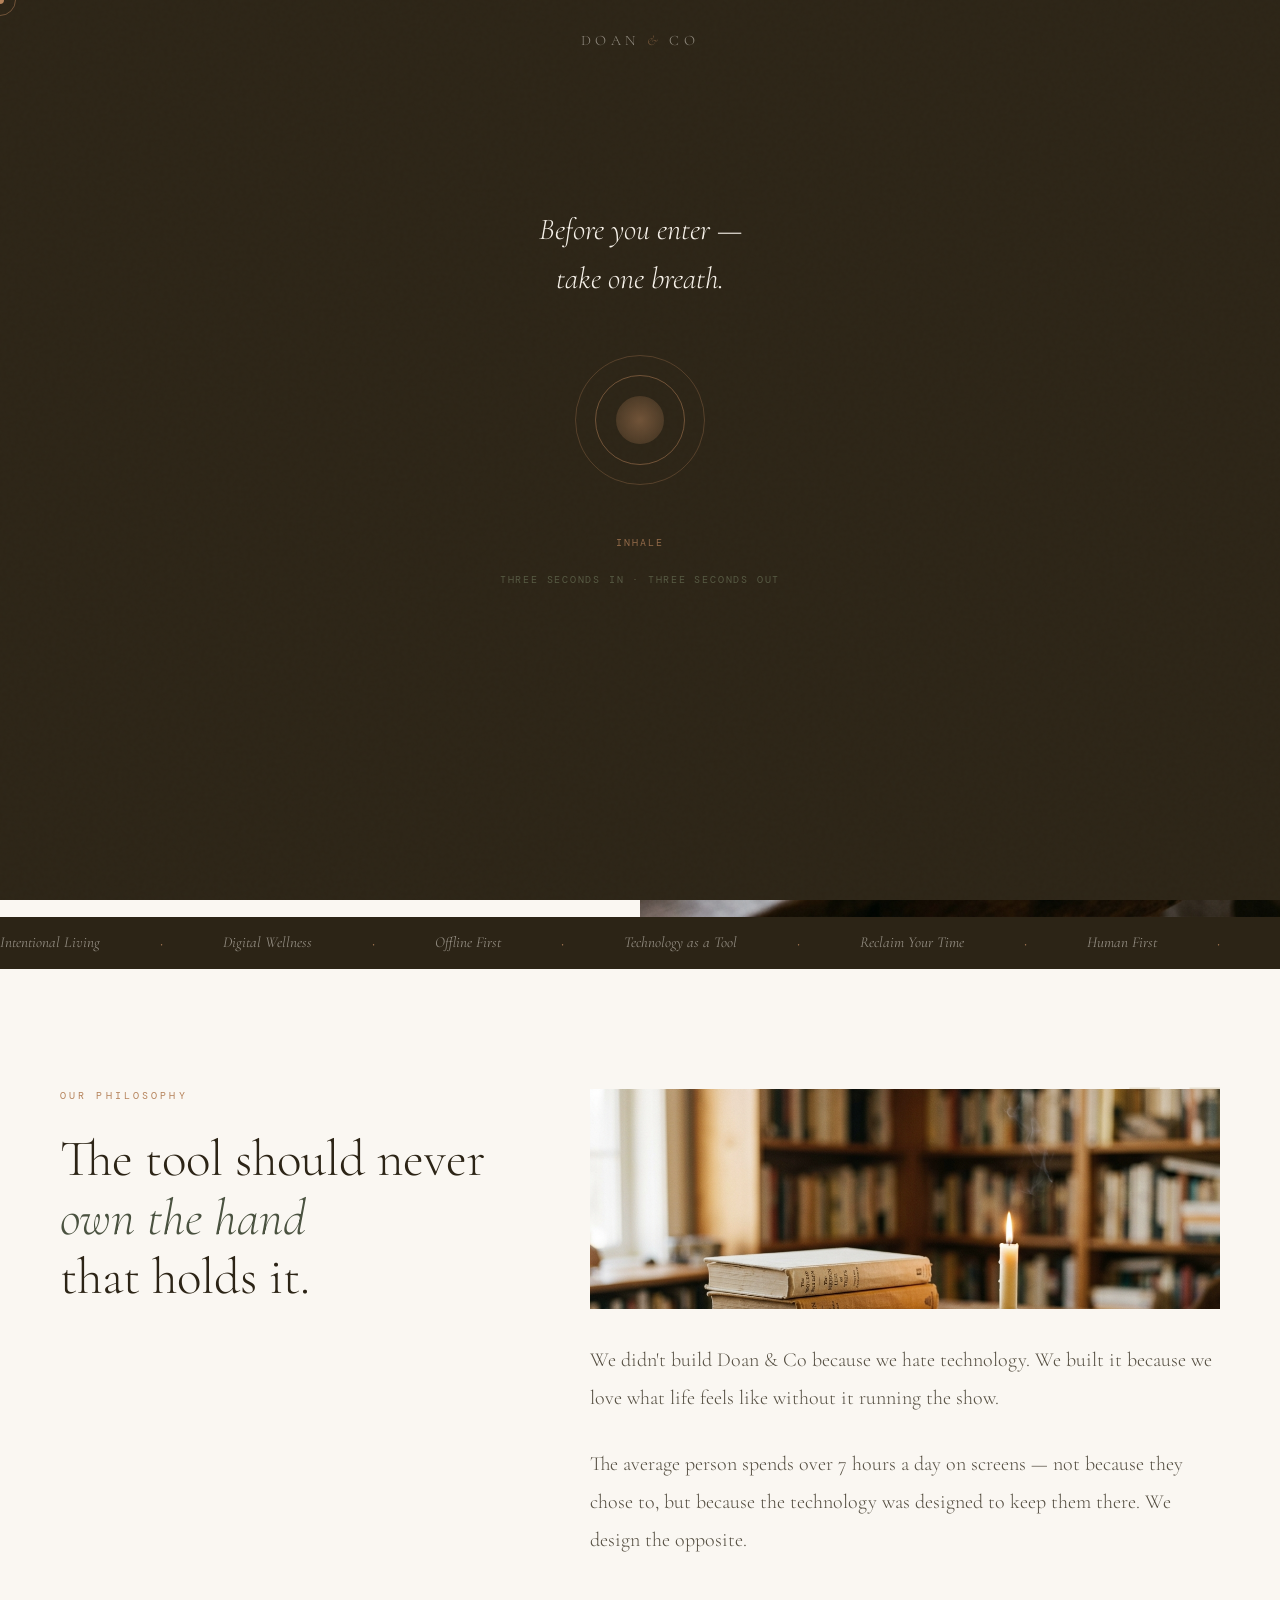
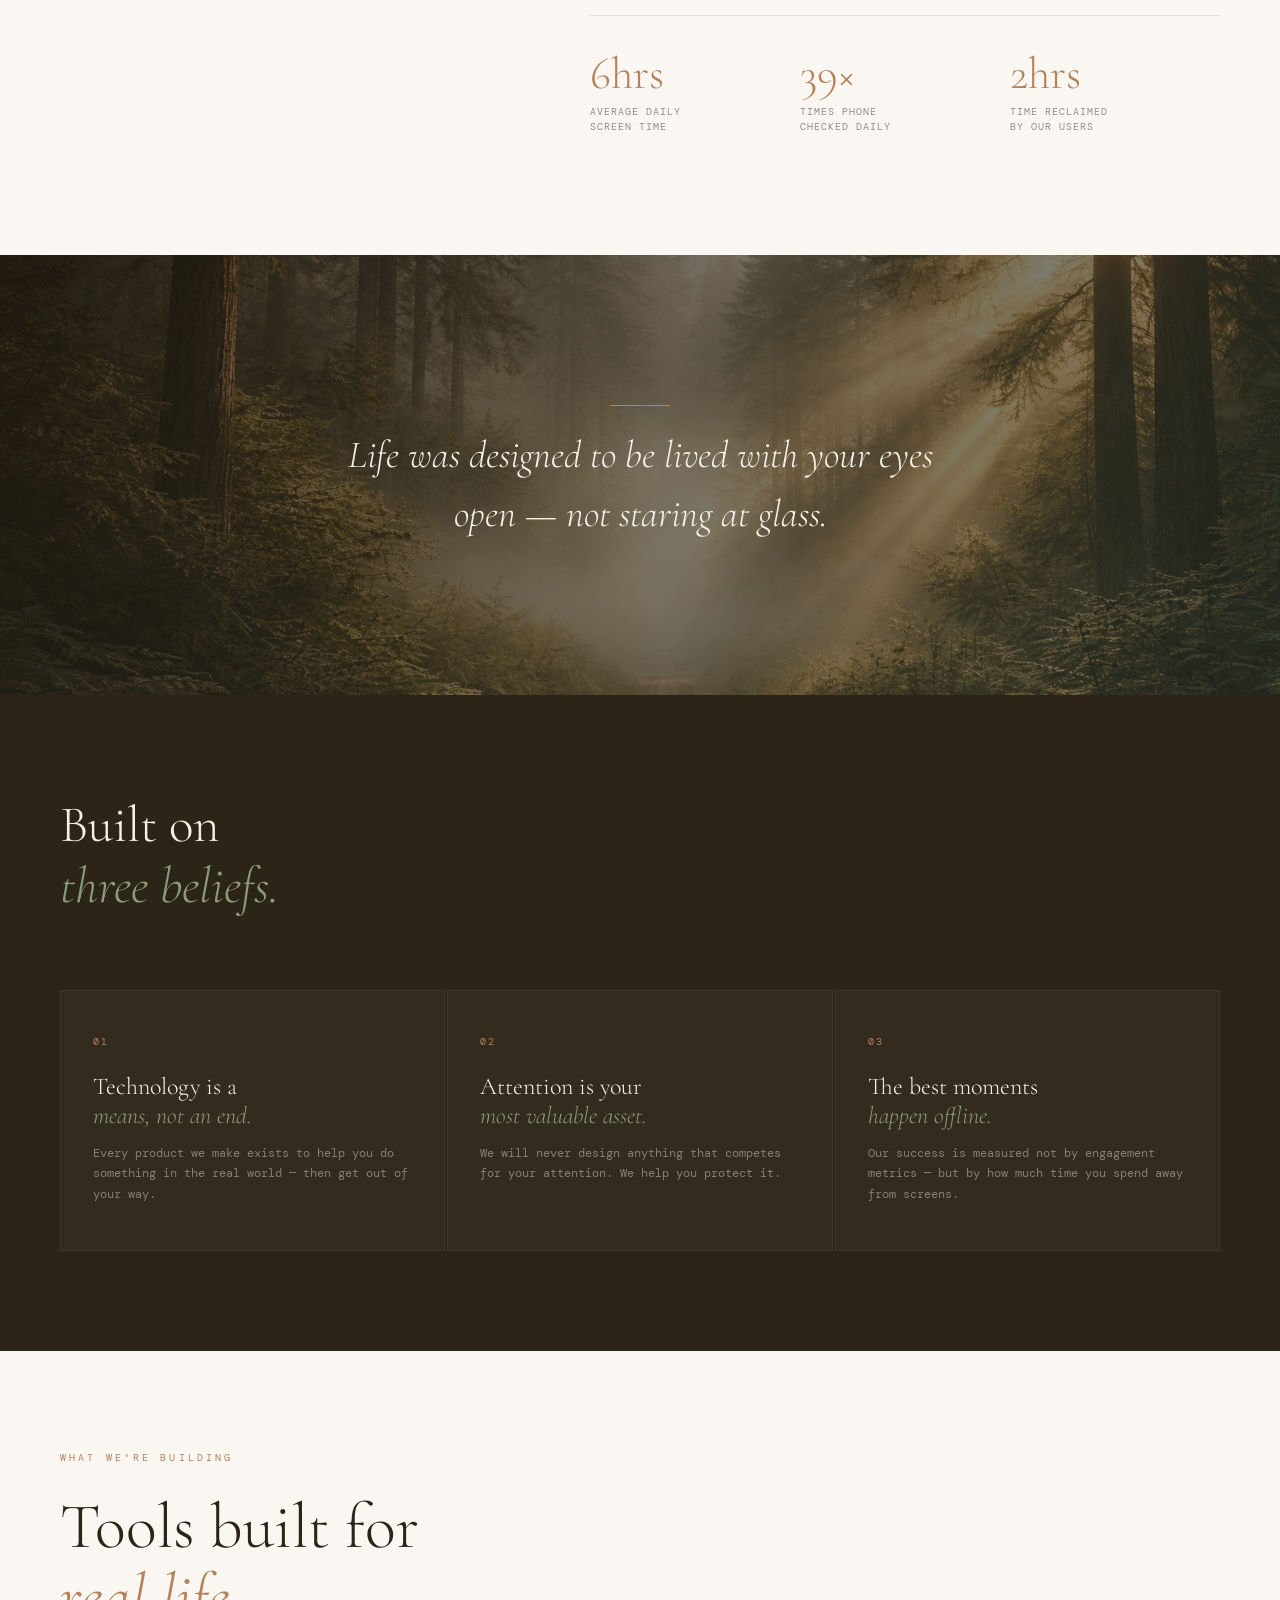
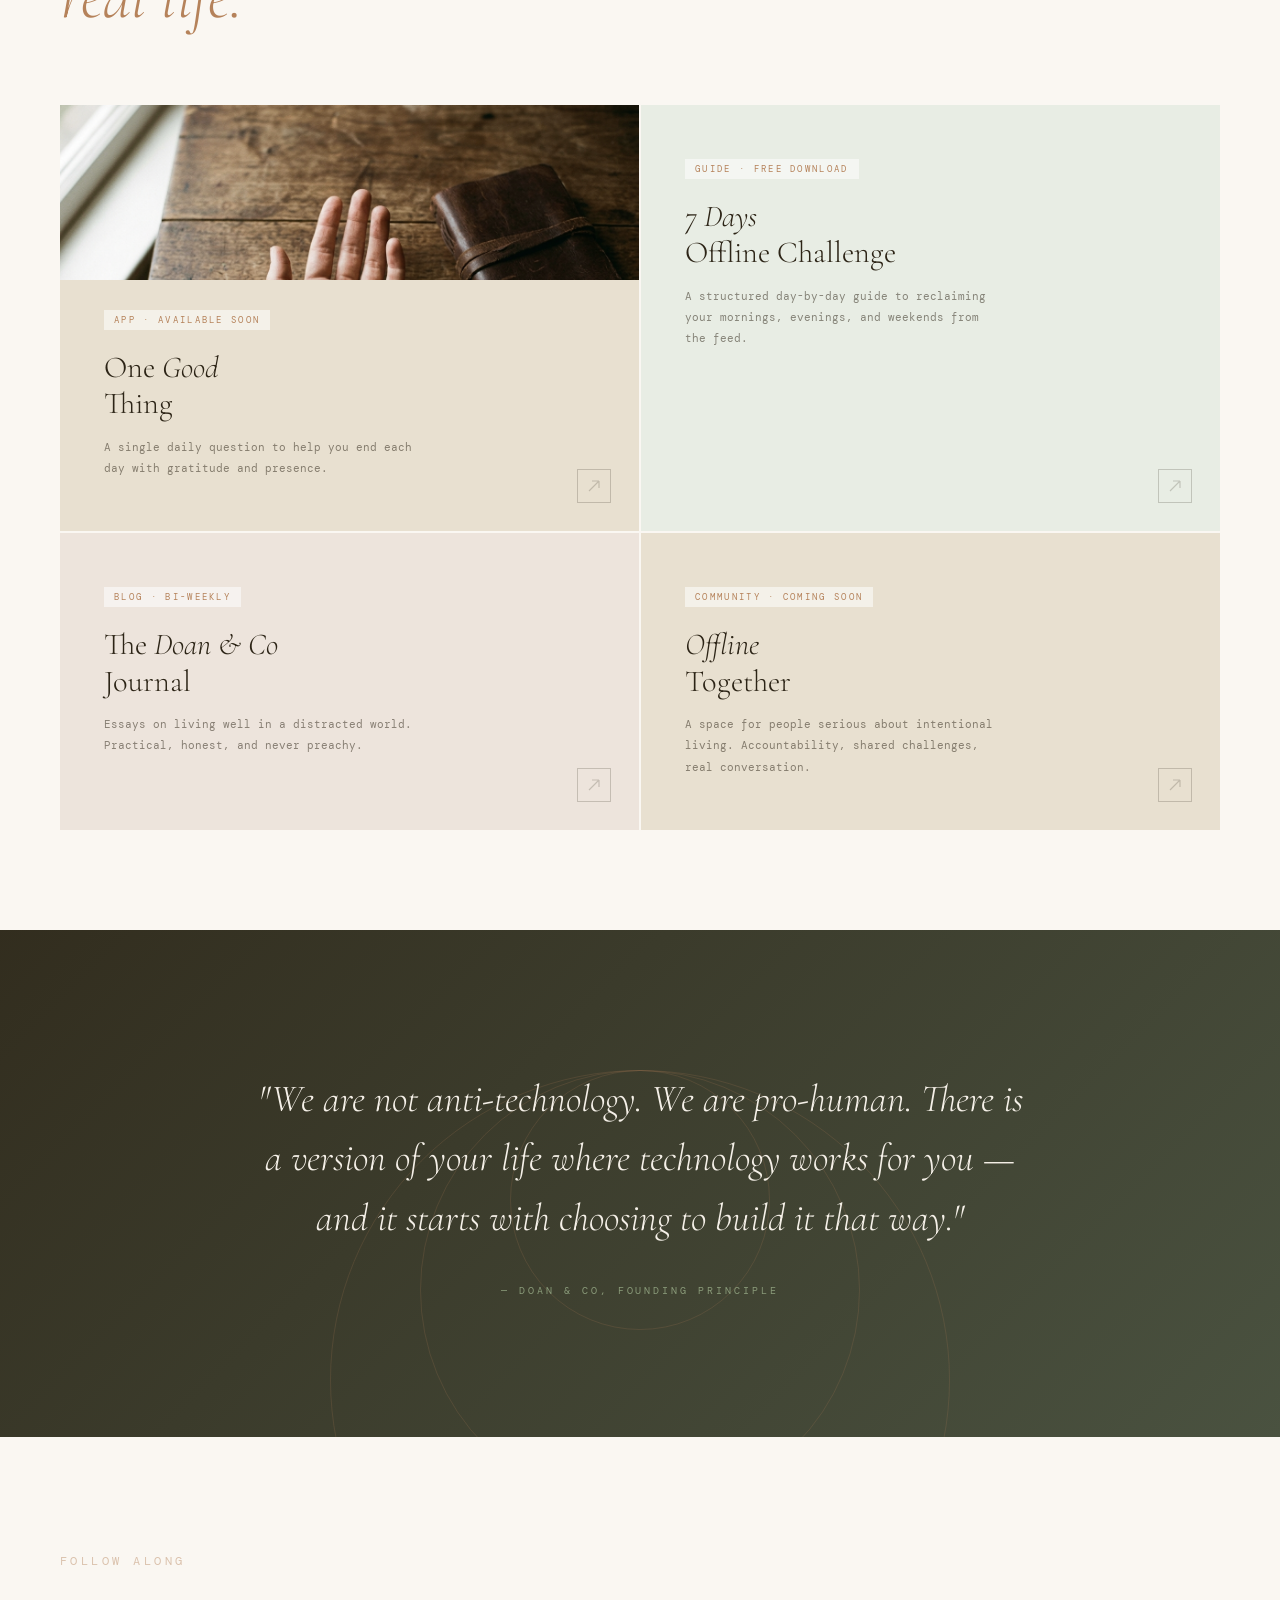
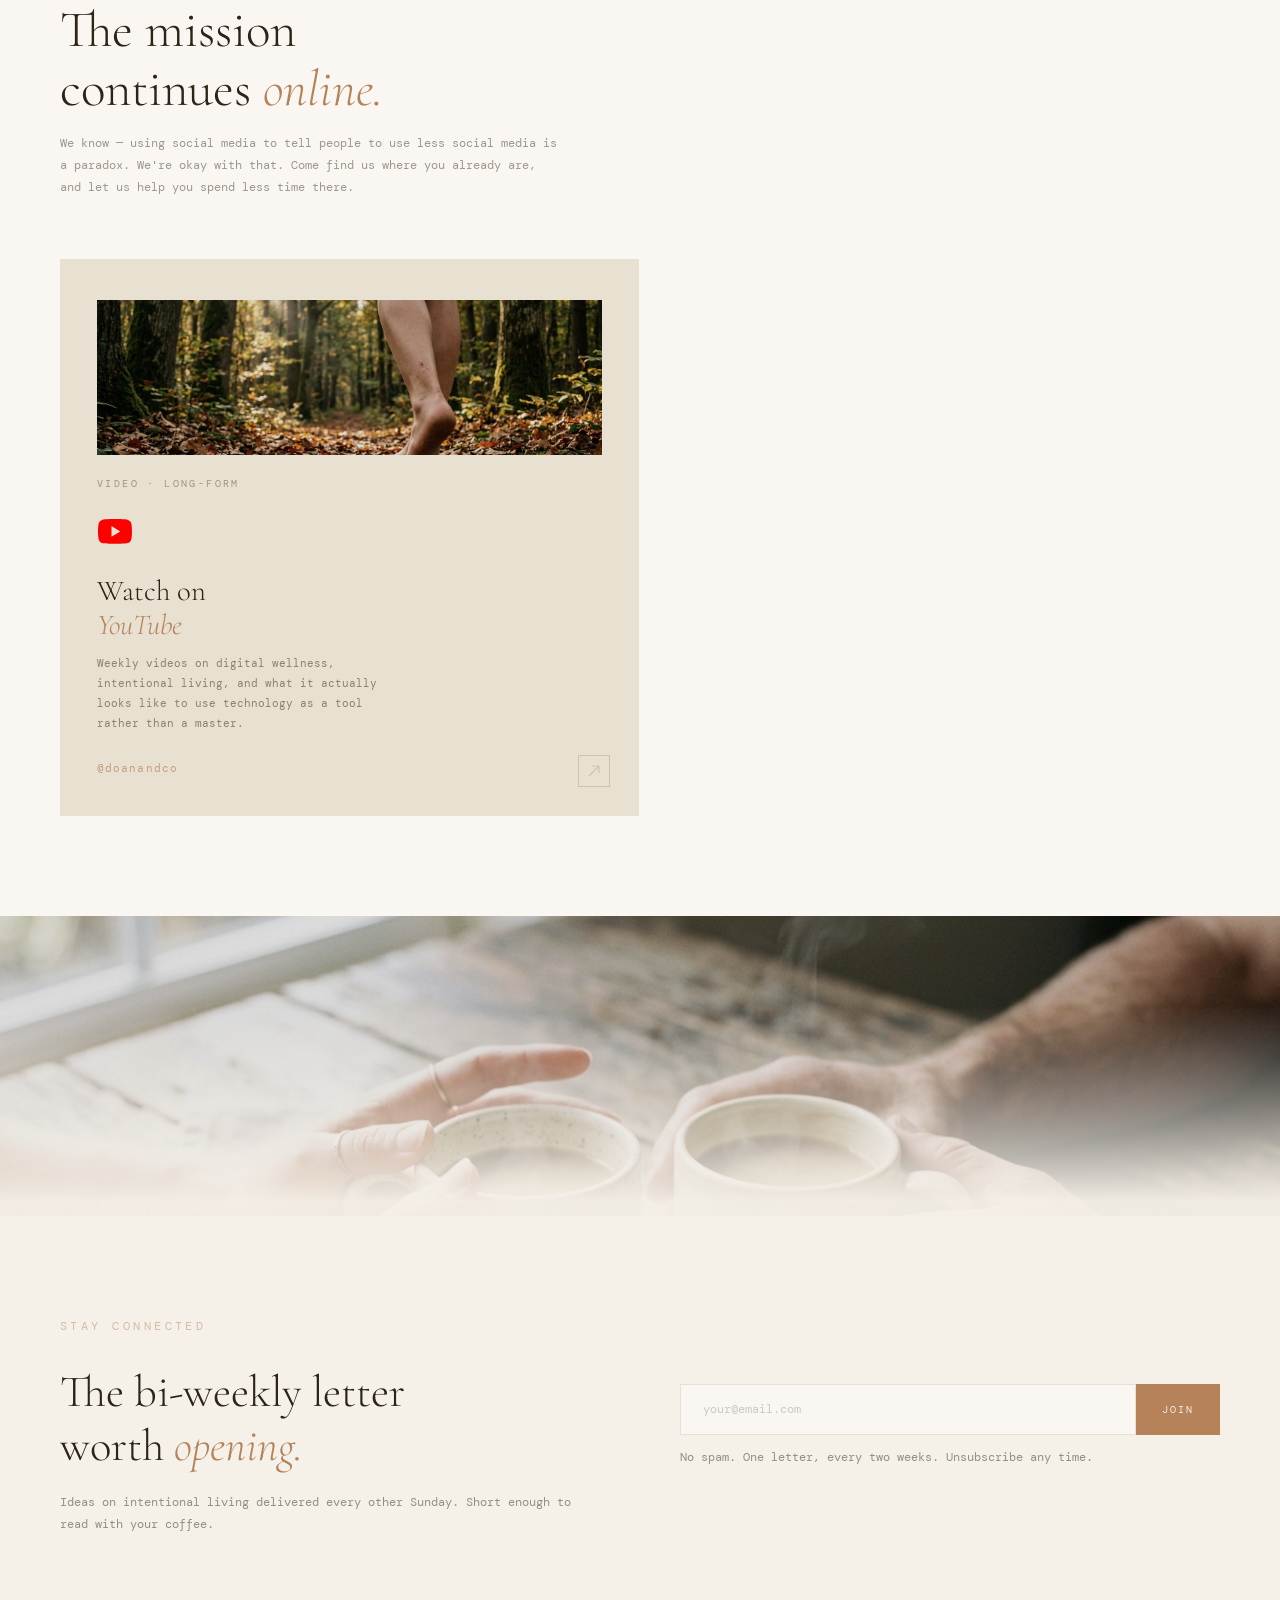
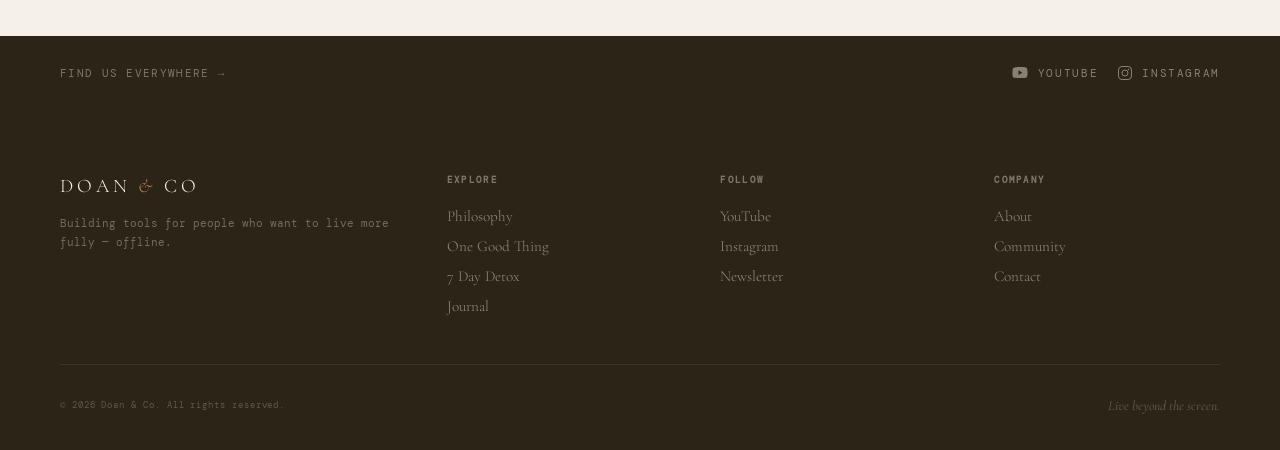
<file: index.html>
<!DOCTYPE html>
<html lang="en">
<head>
  <meta charset="UTF-8"/>
  <meta name="viewport" content="width=device-width, initial-scale=1.0"/>
  <title>Doan & Co — Live Beyond the Screen</title>
  <meta name="description" content="Tools to help you live more fully — offline. Digital wellness for real life."/>
  <link href="https://fonts.googleapis.com/css2?family=Cormorant+Garamond:ital,wght@0,300;0,400;0,500;1,300;1,400&family=DM+Mono:wght@300;400&display=swap" rel="stylesheet"/>
  <link rel="stylesheet" href="assets/css/style.css"/>
  <style>
    /* ── HOME PAGE ONLY STYLES ── */
    .hero{min-height:100vh;display:grid;grid-template-columns:1fr 1fr;position:relative;overflow:hidden}
    .hero-left{padding:160px 60px 80px;display:flex;flex-direction:column;justify-content:center;position:relative;z-index:2}
    .hero-eyebrow{font-family:'DM Mono',monospace;font-size:.65rem;letter-spacing:.3em;text-transform:uppercase;color:var(--clay);margin-bottom:32px;opacity:0;animation:fadeUp 1s ease .3s forwards}
    .hero-title{font-size:clamp(3.5rem,6vw,5.5rem);font-weight:300;line-height:1.05;opacity:0;animation:fadeUp 1s ease .5s forwards}
    .hero-title em{font-style:italic;color:var(--moss);display:block}
    .hero-divider{width:0;height:1px;background:var(--clay);margin:40px 0;animation:growLine .9s ease 1s forwards}
    .hero-body{font-size:1.2rem;font-weight:300;line-height:1.8;max-width:420px;opacity:0;animation:fadeUp 1s ease .9s forwards}
    .hero-cta-group{display:flex;gap:20px;margin-top:48px;align-items:center;opacity:0;animation:fadeUp 1s ease 1.1s forwards;flex-wrap:wrap}
    .btn-ghost{font-family:'DM Mono',monospace;font-size:.7rem;letter-spacing:.15em;text-transform:uppercase;color:var(--bark);text-decoration:none;opacity:.5;border-bottom:1px solid currentColor;padding-bottom:2px;transition:opacity .3s}
    .btn-ghost:hover{opacity:1}
    .hero-clock{margin-top:44px;opacity:0;animation:fadeUp 1s ease 1.3s forwards}
    .clock-time{font-size:clamp(2.5rem,4vw,3.8rem);font-weight:300;line-height:1;color:var(--bark);font-variant-numeric:tabular-nums}
    .colon{opacity:.3;animation:blinkColon 1s step-end infinite}
    @keyframes blinkColon{0%,100%{opacity:.3}50%{opacity:0}}
    .clock-stat{margin-top:10px;font-family:'DM Mono',monospace;font-size:.65rem;letter-spacing:.06em;opacity:.45;line-height:1.6}
    .clock-stat strong{color:var(--clay);font-weight:400}
    .clock-divider{width:32px;height:1px;background:var(--linen);margin:18px 0}

    /* Hero right */
    .hero-right{position:relative;overflow:hidden;background:var(--linen)}
    .hero-illustration{position:absolute;inset:0;display:flex;align-items:center;justify-content:center;opacity:0;animation:fadeIn 1.5s ease .8s forwards}
    .hero-illustration svg{width:100%;height:100%}
    .ring-accent{position:absolute;width:130px;height:130px;border:1px solid var(--clay);border-radius:50%;top:50%;left:50%;transform:translate(-50%,-50%);opacity:.18;animation:spinRing 20s linear infinite}
    @keyframes spinRing{to{transform:translate(-50%,-50%) rotate(360deg)}}
    .hero-scroll-hint{position:absolute;bottom:40px;left:60px;display:flex;align-items:center;gap:16px;opacity:0;animation:fadeUp 1s ease 1.8s forwards}
    .scroll-line{width:0;height:1px;background:var(--clay);animation:growLine 1s ease 2.2s forwards}
    .scroll-text{font-family:'DM Mono',monospace;font-size:.6rem;letter-spacing:.2em;text-transform:uppercase;opacity:.4}

    /* Philosophy */
    .philosophy{padding:120px 60px;display:grid;grid-template-columns:1fr 1.4fr;gap:80px;align-items:start;position:relative;overflow:hidden}
    .philosophy::before{content:'"';position:absolute;top:60px;right:40px;font-family:Georgia,serif;font-size:20rem;color:var(--linen);line-height:1;pointer-events:none}
    .philosophy-left h2{font-size:clamp(2.5rem,4vw,3.8rem);font-weight:300;line-height:1.15}
    .philosophy-left h2 em{font-style:italic;color:var(--moss)}
    .philosophy-text{font-size:1.25rem;font-weight:300;line-height:1.9;opacity:.8;margin-bottom:28px}
    .stat-row{display:grid;grid-template-columns:repeat(3,1fr);margin-top:56px;border-top:1px solid var(--linen);padding-top:36px}
    .stat-number{font-size:2.8rem;font-weight:300;color:var(--clay);line-height:1;margin-bottom:8px}
    .stat-label{font-family:'DM Mono',monospace;font-size:.62rem;letter-spacing:.1em;text-transform:uppercase;opacity:.5;line-height:1.5}

    /* Photo break */
    .photo-break{height:440px;position:relative;overflow:hidden;background:var(--moss)}
    .photo-break-overlay{position:absolute;inset:0;background:linear-gradient(135deg,rgba(44,36,22,.65),rgba(74,82,64,.45));display:flex;align-items:center;justify-content:center;flex-direction:column;gap:20px}
    .photo-break-quote{font-size:clamp(1.6rem,3vw,2.4rem);font-style:italic;font-weight:300;color:var(--cream);text-align:center;max-width:680px;line-height:1.55;padding:0 40px;opacity:0;transform:translateY(18px);transition:opacity 1s,transform 1s}
    .photo-break-quote.visible{opacity:1;transform:translateY(0)}
    .pb-line{width:0;height:1px;background:var(--clay);transition:width 1.2s ease .5s}
    .pb-line.visible{width:60px}

    /* Pillars */
    .pillars{background:var(--bark);padding:100px 60px;color:var(--cream)}
    .pillars-title{font-size:clamp(2.5rem,4vw,3.5rem);font-weight:300;line-height:1.2;margin-bottom:72px}
    .pillars-title em{font-style:italic;color:var(--sage)}
    .pillars-grid{display:grid;grid-template-columns:repeat(3,1fr);gap:2px}
    .pillar{background:rgba(255,255,255,.03);padding:44px 32px;border:1px solid rgba(255,255,255,.06);position:relative;overflow:hidden;transition:background .4s,transform .3s}
    .pillar::after{content:'';position:absolute;bottom:0;left:0;width:100%;height:2px;background:linear-gradient(90deg,var(--clay),var(--sage));transform:scaleX(0);transform-origin:left;transition:transform .5s}
    .pillar:hover{background:rgba(255,255,255,.07);transform:translateY(-4px)}
    .pillar:hover::after{transform:scaleX(1)}
    .pillar-num{font-family:'DM Mono',monospace;font-size:.62rem;letter-spacing:.2em;color:var(--clay);margin-bottom:24px}
    .pillar h3{font-size:1.5rem;font-weight:300;margin-bottom:14px}
    .pillar h3 em{font-style:italic;color:var(--sage)}
    .pillar p{font-family:'DM Mono',monospace;font-size:.72rem;line-height:1.8;opacity:.42}

    /* Tools cards */
    .tools-section{padding:100px 60px}
    .tools-header{margin-bottom:72px}
    .tools-title{font-size:clamp(2.8rem,5vw,4rem);font-weight:300;line-height:1.1;max-width:560px}
    .tools-title em{font-style:italic;color:var(--clay)}
    .tools-grid{display:grid;grid-template-columns:repeat(2,1fr);gap:2px}
    .tool-card{padding:52px 44px;position:relative;overflow:hidden;transition:transform .35s,box-shadow .35s;text-decoration:none;color:var(--bark);display:block}
    .tool-card:nth-child(1){background:var(--linen)}
    .tool-card:nth-child(2){background:#E8EDE4}
    .tool-card:nth-child(3){background:#EDE4DC}
    .tool-card:nth-child(4){background:var(--linen)}
    .tool-card::before{content:'';position:absolute;inset:0;background:linear-gradient(135deg,transparent 60%,rgba(181,130,90,.07));opacity:0;transition:opacity .4s}
    .tool-card:hover{transform:translateY(-6px);box-shadow:0 24px 60px rgba(44,36,22,.1)}
    .tool-card:hover::before{opacity:1}
    .tool-tag{font-family:'DM Mono',monospace;font-size:.58rem;letter-spacing:.25em;text-transform:uppercase;color:var(--clay);margin-bottom:20px;display:inline-block;background:rgba(255,255,255,.55);padding:4px 10px}
    .tool-name{font-size:1.9rem;font-weight:300;line-height:1.2;margin-bottom:14px}
    .tool-name em{font-style:italic}
    .tool-desc{font-family:'DM Mono',monospace;font-size:.7rem;line-height:1.9;opacity:.52;max-width:320px}
    .tool-arrow{position:absolute;bottom:28px;right:28px;width:34px;height:34px;border:1px solid var(--bark);display:flex;align-items:center;justify-content:center;opacity:.2;transition:opacity .3s,transform .3s}
    .tool-card:hover .tool-arrow{opacity:.8;transform:translate(2px,-2px)}

    /* Manifesto */
    .manifesto{position:relative;overflow:hidden;padding:140px 60px;display:flex;flex-direction:column;align-items:center;background:var(--moss)}
    .manifesto-overlay{position:absolute;inset:0;background:linear-gradient(135deg,rgba(44,36,22,.8),rgba(74,82,64,.72))}
    .m-ring{position:absolute;z-index:1;border:1px solid rgba(181,130,90,.18);border-radius:50%;animation:pulsRing 4s ease-in-out infinite}
    .m-ring-1{width:260px;height:260px}
    .m-ring-2{width:440px;height:440px;animation-delay:1.3s}
    .m-ring-3{width:620px;height:620px;animation-delay:2.6s}
    @keyframes pulsRing{0%,100%{opacity:.15;transform:scale(1)}50%{opacity:.3;transform:scale(1.05)}}
    .manifesto-quote{font-size:clamp(1.8rem,3vw,2.8rem);font-style:italic;font-weight:300;color:var(--cream);line-height:1.55;max-width:780px;text-align:center;position:relative;z-index:2;margin-bottom:36px}
    .manifesto-author{font-family:'DM Mono',monospace;font-size:.62rem;letter-spacing:.3em;text-transform:uppercase;color:var(--sage);position:relative;z-index:2}

    /* ── OPENING BREATH SCREEN ── */
    .breath-opening{
      position:fixed;inset:0;z-index:9000;
      background:var(--bark);
      display:flex;flex-direction:column;align-items:center;justify-content:center;
      text-align:center;padding:40px 24px;
      transition:opacity 1.4s ease;
    }
    .breath-opening.dismissed{opacity:0;pointer-events:none}
    .breath-grain{
      position:absolute;inset:0;pointer-events:none;
      background-image:url("data:image/svg+xml,%3Csvg viewBox='0 0 256 256' xmlns='http://www.w3.org/2000/svg'%3E%3Cfilter id='n'%3E%3CfeTurbulence type='fractalNoise' baseFrequency='0.85' numOctaves='4' stitchTiles='stitch'/%3E%3C/filter%3E%3Crect width='100%25' height='100%25' filter='url(%23n)' opacity='0.04'/%3E%3C/svg%3E");
      opacity:.5;
    }
    .breath-logo{
      position:absolute;top:32px;left:50%;transform:translateX(-50%);
      font-weight:300;font-size:.9rem;letter-spacing:.3em;text-transform:uppercase;
      color:var(--cream);opacity:0;
      animation:breathFadeIn .8s ease .2s forwards;
    }
    .breath-logo span{font-style:italic;color:var(--clay)}
    @keyframes breathFadeIn{from{opacity:0;transform:translateX(-50%) translateY(6px)}to{opacity:.5;transform:translateX(-50%) translateY(0)}}
    .breath-prompt{
      font-size:clamp(1.3rem,2.5vw,1.9rem);font-style:italic;font-weight:300;
      color:var(--cream);line-height:1.6;max-width:500px;margin-bottom:52px;
      opacity:0;transform:translateY(14px);
      animation:breathSlideUp .9s ease .5s forwards;
      position:relative;z-index:2;
    }
    @keyframes breathSlideUp{to{opacity:1;transform:translateY(0)}}
    .breathe-wrap{position:relative;width:130px;height:130px;display:flex;align-items:center;justify-content:center;z-index:2}
    .b-outer{position:absolute;width:130px;height:130px;border-radius:50%;border:1px solid rgba(181,130,90,.3);animation:bOuter 6s ease-in-out infinite}
    .b-mid{position:absolute;width:90px;height:90px;border-radius:50%;border:1px solid rgba(181,130,90,.5);animation:bMid 6s ease-in-out infinite}
    .b-inner{width:48px;height:48px;border-radius:50%;background:radial-gradient(circle,rgba(181,130,90,.5),rgba(181,130,90,.12));animation:bInner 6s ease-in-out infinite}
    @keyframes bOuter{0%,100%{transform:scale(1);opacity:.3}50%{transform:scale(1.3);opacity:.7}}
    @keyframes bMid{0%,100%{transform:scale(1);opacity:.4}50%{transform:scale(1.2);opacity:.8}}
    @keyframes bInner{0%,100%{transform:scale(.85)}50%{transform:scale(1.15)}}
    .breathe-phase-wrap{
      margin-top:44px;height:1.6em;
      display:flex;align-items:center;justify-content:center;
      position:relative;z-index:2;
    }
    .breathe-phase{
      font-family:'DM Mono',monospace;font-size:.6rem;letter-spacing:.2em;
      text-transform:uppercase;color:var(--clay);
      opacity:0;transition:opacity .9s ease;
      position:absolute;
    }
    .breathe-phase.phase-visible{opacity:.75}
    .pause-note-wrap{
      margin-top:14px;height:1.3em;
      display:flex;align-items:center;justify-content:center;
      position:relative;z-index:2;
    }
    .pause-note{
      font-family:'DM Mono',monospace;font-size:.62rem;letter-spacing:.18em;
      text-transform:uppercase;color:var(--sage);
      opacity:0;transition:opacity 1s ease;
    }
    .pause-note.note-visible{opacity:.45}
    .breath-enter{
      margin-top:60px;
      background:transparent;border:1px solid rgba(181,130,90,.4);
      color:var(--clay);padding:14px 44px;
      font-family:'DM Mono',monospace;font-size:.68rem;letter-spacing:.25em;text-transform:uppercase;
      cursor:pointer;
      opacity:0;transform:translateY(8px);
      transition:opacity .9s ease,transform .9s ease,background .3s,color .3s,border-color .3s;
      position:relative;z-index:2;
    }
    .breath-enter.btn-visible{opacity:1;transform:translateY(0)}
    .breath-enter:hover{background:var(--clay);color:var(--bark);border-color:var(--clay)}

    /* Newsletter */
    .newsletter{padding:100px 60px;background:var(--cream);display:grid;grid-template-columns:1fr 1fr;gap:80px;align-items:center}
    .newsletter h2{font-size:clamp(2.2rem,3.5vw,3rem);font-weight:300;line-height:1.2;margin-bottom:18px}
    .newsletter h2 em{font-style:italic;color:var(--clay)}
    .newsletter p{font-family:'DM Mono',monospace;font-size:.72rem;line-height:1.9;opacity:.48}
    .form-row{display:flex}
    .form-input{flex:1;padding:17px 22px;background:var(--warm-white);border:1px solid var(--linen);font-family:'DM Mono',monospace;font-size:.72rem;color:var(--bark);outline:none;transition:border-color .3s}
    .form-input::placeholder{opacity:.35}
    .form-input:focus{border-color:var(--clay)}
    .form-submit{background:var(--clay);color:var(--cream);border:none;padding:17px 26px;font-family:'DM Mono',monospace;font-size:.62rem;letter-spacing:.2em;text-transform:uppercase;cursor:none;transition:background .3s}
    .form-submit:hover{background:var(--bark)}
    .form-note{font-family:'DM Mono',monospace;font-size:.58rem;opacity:.32;margin-top:12px}


    /* ── SOCIAL LINKS — used everywhere ── */
    .social-links { display: flex; gap: 14px; align-items: center; flex-wrap: wrap; }
    .social-link {
      display: inline-flex; align-items: center; gap: 10px;
      font-family: 'DM Mono', monospace;
      font-size: .68rem; letter-spacing: .15em; text-transform: uppercase;
      text-decoration: none; transition: all .3s;
      position: relative;
    }
    /* Pill style — used in hero */
    .social-link.pill {
      color: var(--bark); background: var(--linen);
      padding: 11px 18px; border: 1px solid transparent;
    }
    .social-link.pill:hover { background: var(--bark); color: var(--cream); transform: translateY(-2px); }
    .social-link.pill .s-icon { font-size: 1rem; }

    /* Ghost style — used in nav area */
    .social-link.ghost {
      color: var(--bark); opacity: .45;
      padding: 2px 0; border-bottom: 1px solid transparent;
    }
    .social-link.ghost:hover { opacity: 1; border-bottom-color: var(--clay); }

    /* Light style — used on dark backgrounds */
    .social-link.light {
      color: var(--cream); opacity: .45;
      padding: 2px 0;
    }
    .social-link.light:hover { opacity: 1; color: var(--clay); }
    .social-link.light .s-icon { font-size: .9rem; }

    /* Card style — social section */
    .social-card {
      display: flex; flex-direction: column;
      text-decoration: none; color: var(--bark);
      padding: 40px 36px; position: relative;
      overflow: hidden; transition: transform .35s, box-shadow .35s;
      border: 1px solid transparent;
    }
    .social-card:hover { transform: translateY(-5px); box-shadow: 0 20px 50px rgba(44,36,22,.1); }
    .social-card::after {
      content: ''; position: absolute; bottom: 0; left: 0;
      width: 100%; height: 2px;
      transform: scaleX(0); transform-origin: left;
      transition: transform .45s ease;
    }
    .social-card:hover::after { transform: scaleX(1); }
    .sc-yt  { background: var(--linen); }
    .sc-yt::after  { background: #FF0000; }
    .sc-ig  { background: #EDE4DC; }
    .sc-ig::after  { background: linear-gradient(90deg,#f09433,#e6683c,#dc2743,#cc2366,#bc1888); }
    .social-card .sc-platform {
      font-family: 'DM Mono', monospace; font-size: .6rem;
      letter-spacing: .25em; text-transform: uppercase;
      opacity: .4; margin-bottom: 20px;
    }
    .social-card .sc-icon { font-size: 2.4rem; margin-bottom: 18px; }
    .social-card .sc-title { font-size: 1.8rem; font-weight: 300; margin-bottom: 10px; line-height: 1.2; }
    .social-card .sc-title em { font-style: italic; color: var(--clay); }
    .social-card .sc-desc {
      font-family: 'DM Mono', monospace; font-size: .7rem;
      line-height: 1.8; opacity: .5; max-width: 280px;
    }
    .social-card .sc-handle {
      margin-top: 28px; font-family: 'DM Mono', monospace;
      font-size: .68rem; letter-spacing: .1em;
      color: var(--clay); opacity: .7;
    }
    .social-card .sc-arrow {
      position: absolute; bottom: 28px; right: 28px;
      width: 32px; height: 32px; border: 1px solid currentColor;
      display: flex; align-items: center; justify-content: center;
      opacity: .15; transition: opacity .3s, transform .3s;
    }
    .social-card:hover .sc-arrow { opacity: .7; transform: translate(2px,-2px); }

    /* ── SOCIAL SECTION WRAPPER ── */
    .social-section { padding: 100px 60px; }
    .social-section-header { margin-bottom: 60px; }
    .social-section-header h2 {
      font-size: clamp(2.5rem,4vw,3.5rem); font-weight: 300; line-height: 1.15;
    }
    .social-section-header h2 em { font-style: italic; color: var(--clay); }
    .social-section-header p {
      font-family: 'DM Mono', monospace; font-size: .72rem;
      line-height: 1.9; opacity: .45; max-width: 500px; margin-top: 14px;
    }
    .social-cards-grid { display: grid; grid-template-columns: repeat(2,1fr); gap: 2px; }

    /* Sub-bar — thin strip under the newsletter */
    .social-bar {
      background: var(--bark); padding: 28px 60px;
      display: flex; justify-content: space-between; align-items: center;
      gap: 24px; flex-wrap: wrap;
    }
    .social-bar p {
      font-family: 'DM Mono', monospace; font-size: .68rem;
      letter-spacing: .12em; color: var(--cream); opacity: .4;
      text-transform: uppercase;
    }
    .social-bar .social-links { gap: 20px; }

    @media(max-width:900px){
      .social-section { padding: 60px 24px; }
      .social-cards-grid { grid-template-columns: 1fr; }
      .social-bar { padding: 24px; flex-direction: column; align-items: flex-start; }
    }

    @media(max-width:900px){
      .hero{grid-template-columns:1fr}
      .hero-right{display:none}
      .hero-left{padding:120px 24px 80px}
      .philosophy{grid-template-columns:1fr;padding:80px 24px}
      .pillars{padding:80px 24px}
      .pillars-grid{grid-template-columns:1fr}
      .tools-section{padding:80px 24px}
      .tools-grid{grid-template-columns:1fr}
      .manifesto{padding:80px 24px}
      .newsletter{grid-template-columns:1fr;padding:80px 24px}
      .photo-break{height:300px}
    }
  </style>
</head>
<body>
<!-- OPENING BREATH SCREEN -->
<div class="breath-opening" id="breathOpening" aria-live="polite">
  <div class="breath-grain"></div>
  <div class="breath-logo">Doan <span>&amp;</span> Co</div>
  <p class="breath-prompt">Before you enter —<br>take one breath.</p>
  <div class="breathe-wrap" id="breatheWrap" style="opacity:0;transition:opacity 1s ease 1.2s">
    <div class="b-outer"></div>
    <div class="b-mid"></div>
    <div class="b-inner"></div>
  </div>
  <div class="breathe-phase-wrap">
    <div class="breathe-phase" id="breathePhase"></div>
  </div>
  <div class="pause-note-wrap">
    <p class="pause-note" id="breathNote">Three seconds in · Three seconds out</p>
  </div>
  <button class="breath-enter" id="breathEnter" onclick="dismissBreath()" aria-label="Enter site">
    Enter
  </button>
</div>

<div class="cursor" id="cursor"></div>
<div class="cursor-ring" id="cursorRing"></div>

<nav id="mainNav">
  <a href="index.html" class="nav-logo">Doan <span>&</span> Co</a>
  <ul class="nav-links" id="navLinks">
    <li><a href="#philosophy">Philosophy</a></li>
    <li><a href="#tools">Tools</a></li>
    <li><a href="journal/index.html">Journal</a></li>
    <li><a href="community/index.html">Community</a></li>
    <li>
      <a href="https://youtube.com/@doanandco" target="_blank" rel="noopener" class="social-link ghost" title="YouTube" aria-label="YouTube">
        <svg width="16" height="12" viewBox="0 0 16 12" fill="none"><path d="M15.2 1.88A2 2 0 0 0 13.8.45C12.6.1 8 .1 8 .1S3.4.1 2.2.45A2 2 0 0 0 .8 1.88C.45 3.1.45 5.66.45 5.66s0 2.56.35 3.78A2 2 0 0 0 2.2 10.87C3.4 11.22 8 11.22 8 11.22s4.6 0 5.8-.35a2 2 0 0 0 1.4-1.43c.35-1.22.35-3.78.35-3.78s0-2.56-.35-3.78zM6.45 8.11V3.21l3.88 2.45-3.88 2.45z" fill="currentColor"/></svg>
      </a>
    </li>
    <li>
      <a href="https://instagram.com/doan.and.co" target="_blank" rel="noopener" class="social-link ghost" title="Instagram" aria-label="Instagram">
        <svg width="14" height="14" viewBox="0 0 14 14" fill="none"><rect x=".5" y=".5" width="13" height="13" rx="3.5" stroke="currentColor"/><circle cx="7" cy="7" r="3" stroke="currentColor"/><circle cx="10.5" cy="3.5" r=".75" fill="currentColor"/></svg>
      </a>
    </li>
    <li><a href="#newsletter" class="nav-cta">Join</a></li>
  </ul>
  <button class="nav-hamburger" id="hamburger" aria-label="Menu">
    <span></span><span></span><span></span>
  </button>
</nav>

<!-- HERO -->
<section class="hero">
  <div class="hero-left">
    <p class="hero-eyebrow">Digital Wellness · Est. 2025</p>
    <h1 class="hero-title">Technology<br><em>in its place.</em></h1>
    <div class="hero-divider"></div>
    <p class="hero-body">Tools to help you live more fully — offline. We build technology that knows when to get out of the way.</p>
    <div class="social-links" style="margin-top:28px;opacity:0;animation:fadeUp 1s ease 1.3s forwards">
      <a href="https://youtube.com/@doanandco" target="_blank" rel="noopener" class="social-link pill">
        <svg class="s-icon" width="18" height="14" viewBox="0 0 18 14" fill="none"><path d="M17.1 2.18A2.25 2.25 0 0 0 15.52.58C14.17.1 9 .1 9 .1S3.83.1 2.48.58A2.25 2.25 0 0 0 .9 2.18C.45 3.54.45 6.37.45 6.37s0 2.83.45 4.19A2.25 2.25 0 0 0 2.48 12.15C3.83 12.64 9 12.64 9 12.64s5.17 0 6.52-.49a2.25 2.25 0 0 0 1.58-1.59c.45-1.36.45-4.19.45-4.19s0-2.83-.45-4.19zM7.25 9.16V3.58l4.36 2.79-4.36 2.79z" fill="currentColor"/></svg>
        YouTube
      </a>
      <a href="https://instagram.com/doan.and.co" target="_blank" rel="noopener" class="social-link pill">
        <svg class="s-icon" width="16" height="16" viewBox="0 0 16 16" fill="none"><rect x=".75" y=".75" width="14.5" height="14.5" rx="4" stroke="currentColor" stroke-width="1.2"/><circle cx="8" cy="8" r="3.25" stroke="currentColor" stroke-width="1.2"/><circle cx="11.75" cy="4.25" r=".85" fill="currentColor"/></svg>
        Instagram
      </a>
    </div>
    <div class="hero-clock">
      <div class="clock-divider"></div>
      <div class="clock-time">
        <span id="clockH">--</span><span class="colon">:</span><span id="clockM">--</span><span class="colon">:</span><span id="clockS">--</span>
      </div>
      <p class="clock-stat">The average person has already spent <strong id="screenHours">--</strong> on screens today.</p>
    </div>
    <div class="hero-cta-group">
      <a href="#tools" class="btn-primary">Explore Tools</a>
      <a href="#philosophy" class="btn-ghost">Our Philosophy</a>
    </div>
  </div>
  <div class="hero-right">
    <div class="hero-illustration" style="position:absolute;inset:0;opacity:0;animation:fadeIn 1.5s ease .8s forwards"><img src="assets/images/hero-desk.png" alt="Morning desk with journal and coffee" style="width:100%;height:100%;object-fit:cover;object-position:center;filter:saturate(.88) brightness(.97)"/></div>
    <div class="ring-accent"></div>
  </div>
  <div class="hero-scroll-hint">
    <div class="scroll-line"></div>
    <span class="scroll-text">Scroll</span>
  </div>
</section>

<!-- MARQUEE -->
<div class="marquee-section">
  <div class="marquee-track">
    <span class="marquee-item">Intentional Living</span><span class="marquee-dot"> · </span>
    <span class="marquee-item">Digital Wellness</span><span class="marquee-dot"> · </span>
    <span class="marquee-item">Offline First</span><span class="marquee-dot"> · </span>
    <span class="marquee-item">Technology as a Tool</span><span class="marquee-dot"> · </span>
    <span class="marquee-item">Reclaim Your Time</span><span class="marquee-dot"> · </span>
    <span class="marquee-item">Human First</span><span class="marquee-dot"> · </span>
    <span class="marquee-item">Intentional Living</span><span class="marquee-dot"> · </span>
    <span class="marquee-item">Digital Wellness</span><span class="marquee-dot"> · </span>
    <span class="marquee-item">Offline First</span><span class="marquee-dot"> · </span>
    <span class="marquee-item">Technology as a Tool</span><span class="marquee-dot"> · </span>
    <span class="marquee-item">Reclaim Your Time</span><span class="marquee-dot"> · </span>
    <span class="marquee-item">Human First</span><span class="marquee-dot"> · </span>
  </div>
</div>

<!-- PHILOSOPHY -->
<section class="philosophy" id="philosophy">
  <div class="philosophy-left reveal-left">
    <p class="section-label">Our Philosophy</p>
    <h2>The tool should never<br><em>own the hand</em><br>that holds it.</h2>
  </div>
  <div class="reveal">
    <div style="width:100%;height:220px;overflow:hidden;margin-bottom:32px"><img src="assets/images/books-candle.png" alt="Books and candle" style="width:100%;height:100%;object-fit:cover;object-position:center 30%;filter:saturate(.85)"/></div>
    <p class="philosophy-text">We didn't build Doan & Co because we hate technology. We built it because we love what life feels like without it running the show.</p>
    <p class="philosophy-text">The average person spends over 7 hours a day on screens — not because they chose to, but because the technology was designed to keep them there. We design the opposite.</p>
    <div class="stat-row">
      <div>
        <div class="stat-number" data-target="7" data-suffix="hrs">0hrs</div>
        <div class="stat-label">Average daily<br>screen time</div>
      </div>
      <div>
        <div class="stat-number" data-target="47" data-suffix="×">0×</div>
        <div class="stat-label">Times phone<br>checked daily</div>
      </div>
      <div>
        <div class="stat-number" data-target="2" data-suffix="hrs">0hrs</div>
        <div class="stat-label">Time reclaimed<br>by our users</div>
      </div>
    </div>
  </div>
</section>

<!-- PHOTO BREAK -->
<div class="photo-break"><div style="position:absolute;inset:0;background:url('assets/images/forest-path.png') center/cover no-repeat;filter:brightness(.78) saturate(.9)"></div>
  <div class="photo-break-overlay">
    <div class="pb-line" id="pbLine"></div>
    <p class="photo-break-quote" id="pbQuote">Life was designed to be lived with your eyes open — not staring at glass.</p>
  </div>
</div>

<!-- PILLARS -->
<section class="pillars">
  <h2 class="pillars-title reveal">Built on<br><em>three beliefs.</em></h2>
  <div class="pillars-grid">
    <div class="pillar reveal">
      <div class="pillar-num">01</div>
      <h3>Technology is a<br><em>means, not an end.</em></h3>
      <p>Every product we make exists to help you do something in the real world — then get out of your way.</p>
    </div>
    <div class="pillar reveal">
      <div class="pillar-num">02</div>
      <h3>Attention is your<br><em>most valuable asset.</em></h3>
      <p>We will never design anything that competes for your attention. We help you protect it.</p>
    </div>
    <div class="pillar reveal">
      <div class="pillar-num">03</div>
      <h3>The best moments<br><em>happen offline.</em></h3>
      <p>Our success is measured not by engagement metrics — but by how much time you spend away from screens.</p>
    </div>
  </div>
</section>

<!-- TOOLS -->
<section class="tools-section" id="tools">
  <div class="tools-header reveal">
    <p class="section-label">What We're Building</p>
    <h2 class="tools-title">Tools built for<br><em>real life.</em></h2>
  </div>
  <div class="tools-grid">
    <a href="app/index.html" class="tool-card reveal">
      <div style="width:calc(100% + 88px);height:175px;overflow:hidden;margin:-52px -44px 28px"><img src="assets/images/hand-journal.png" alt="Hand and journal" style="width:100%;height:100%;object-fit:cover;object-position:center top;filter:saturate(.82)"/></div>
      <span class="tool-tag">App · Available Soon</span>
      <h3 class="tool-name">One <em>Good</em><br>Thing</h3>
      <p class="tool-desc">A single daily question to help you end each day with gratitude and presence.</p>
      <div class="tool-arrow"><svg width="14" height="14" viewBox="0 0 14 14" fill="none"><path d="M2 12L12 2M12 2H5M12 2V9" stroke="#2C2416" stroke-width="1.2"/></svg></div>
    </a>
    <a href="detox/index.html" class="tool-card reveal">
      <span class="tool-tag">Guide · Free Download</span>
      <h3 class="tool-name"><em>7 Days</em><br>Offline Challenge</h3>
      <p class="tool-desc">A structured day-by-day guide to reclaiming your mornings, evenings, and weekends from the feed.</p>
      <div class="tool-arrow"><svg width="14" height="14" viewBox="0 0 14 14" fill="none"><path d="M2 12L12 2M12 2H5M12 2V9" stroke="#2C2416" stroke-width="1.2"/></svg></div>
    </a>
    <a href="journal/index.html" class="tool-card reveal">
      <span class="tool-tag">Blog · Bi-Weekly</span>
      <h3 class="tool-name">The <em>Doan & Co</em><br>Journal</h3>
      <p class="tool-desc">Essays on living well in a distracted world. Practical, honest, and never preachy.</p>
      <div class="tool-arrow"><svg width="14" height="14" viewBox="0 0 14 14" fill="none"><path d="M2 12L12 2M12 2H5M12 2V9" stroke="#2C2416" stroke-width="1.2"/></svg></div>
    </a>
    <a href="community/index.html" class="tool-card reveal">
      <span class="tool-tag">Community · Coming Soon</span>
      <h3 class="tool-name"><em>Offline</em><br>Together</h3>
      <p class="tool-desc">A space for people serious about intentional living. Accountability, shared challenges, real conversation.</p>
      <div class="tool-arrow"><svg width="14" height="14" viewBox="0 0 14 14" fill="none"><path d="M2 12L12 2M12 2H5M12 2V9" stroke="#2C2416" stroke-width="1.2"/></svg></div>
    </a>
  </div>
</section>

<!-- MANIFESTO -->
<section class="manifesto">
  <div class="manifesto-overlay"></div>
  <div class="m-ring m-ring-1"></div>
  <div class="m-ring m-ring-2"></div>
  <div class="m-ring m-ring-3"></div>
  <p class="manifesto-quote reveal">"We are not anti-technology. We are pro-human. There is a version of your life where technology works for you — and it starts with choosing to build it that way."</p>
  <p class="manifesto-author reveal">— Doan & Co, founding principle</p>
</section>



<!-- FOLLOW ALONG -->
<section class="social-section" id="follow">
  <div class="social-section-header reveal">
    <p class="section-label">Follow Along</p>
    <h2>The mission<br>continues <em>online.</em></h2>
    <p>We know — using social media to tell people to use less social media is a paradox. We're okay with that. Come find us where you already are, and let us help you spend less time there.</p>
  </div>
  <div class="social-cards-grid">
    <!-- YOUTUBE CARD -->
    <a href="https://youtube.com/@doanandco" target="_blank" rel="noopener" class="social-card sc-yt reveal">
      <div style="height:155px;overflow:hidden;margin:0 0 22px"><img src="assets/images/forest-walk.png" alt="Walking in forest" style="width:100%;height:100%;object-fit:cover;object-position:center 25%;filter:saturate(.8) brightness(.88)"/></div>
      <div class="sc-platform">Video · Long-form</div>
      <div class="sc-icon">
        <svg width="36" height="26" viewBox="0 0 36 26" fill="none"><path d="M34.2 4.06A4.5 4.5 0 0 0 31.04.88C28.34.1 18 .1 18 .1S7.66.1 4.96.88A4.5 4.5 0 0 0 1.8 4.06C1 6.78 1 12.45 1 12.45s0 5.67.8 8.39a4.5 4.5 0 0 0 3.16 3.18C7.66 24.8 18 24.8 18 24.8s10.34 0 13.04-.78a4.5 4.5 0 0 0 3.16-3.18c.8-2.72.8-8.39.8-8.39s0-5.67-.8-8.39zM14.5 17.82V7.08l8.72 5.37-8.72 5.37z" fill="#FF0000"/></svg>
      </div>
      <h3 class="sc-title">Watch on<br><em>YouTube</em></h3>
      <p class="sc-desc">Weekly videos on digital wellness, intentional living, and what it actually looks like to use technology as a tool rather than a master.</p>
      <div class="sc-handle">@doanandco</div>
      <div class="sc-arrow">
        <svg width="12" height="12" viewBox="0 0 12 12" fill="none"><path d="M1 11L11 1M11 1H4M11 1V8" stroke="currentColor" stroke-width="1.2"/></svg>
      </div>
    </a>
    <!-- INSTAGRAM CARD -->
    <a href="https://instagram.com/doan.and.co" target="_blank" rel="noopener" class="social-card sc-ig reveal">
      <div style="height:155px;overflow:hidden;margin:0 0 22px"><img src="assets/images/botanical-journal.png" alt="Journal with botanicals" style="width:100%;height:100%;object-fit:cover;object-position:center 40%;filter:saturate(.85) brightness(.95)"/></div>
      <div class="sc-platform">Photo & Reels · Short-form</div>
      <div class="sc-icon">
        <svg width="28" height="28" viewBox="0 0 28 28" fill="none">
          <defs><linearGradient id="igGrad" x1="0" y1="28" x2="28" y2="0"><stop offset="0%" stop-color="#f09433"/><stop offset="25%" stop-color="#e6683c"/><stop offset="50%" stop-color="#dc2743"/><stop offset="75%" stop-color="#cc2366"/><stop offset="100%" stop-color="#bc1888"/></linearGradient></defs>
          <rect x="1" y="1" width="26" height="26" rx="7" stroke="url(#igGrad)" stroke-width="2"/>
          <circle cx="14" cy="14" r="5.5" stroke="url(#igGrad)" stroke-width="2"/>
          <circle cx="20.5" cy="7.5" r="1.5" fill="url(#igGrad)"/>
        </svg>
      </div>
      <h3 class="sc-title">Follow on<br><em>Instagram</em></h3>
      <p class="sc-desc">Daily moments, quick reflections, and the occasional Reel that makes you want to put your phone down — posted from a phone, obviously.</p>
      <div class="sc-handle">@doan.and.co</div>
      <div class="sc-arrow">
        <svg width="12" height="12" viewBox="0 0 12 12" fill="none"><path d="M1 11L11 1M11 1H4M11 1V8" stroke="currentColor" stroke-width="1.2"/></svg>
      </div>
    </a>
  </div>
</section>
<!-- NEWSLETTER -->
<div style="height:300px;overflow:hidden;position:relative"><img src="assets/images/coffee-hands.png" alt="Connection over coffee" style="width:100%;height:130%;object-fit:cover;object-position:center 35%;filter:saturate(.82) brightness(.88)"/><div style="position:absolute;inset:0;background:linear-gradient(to bottom,transparent 30%,rgba(245,240,232,.97) 95%)"></div></div>
<section class="newsletter" id="newsletter">
  <div class="reveal-left">
    <p class="section-label">Stay Connected</p>
    <h2>The bi-weekly letter<br>worth <em>opening.</em></h2>
    <p style="margin-top:16px">Ideas on intentional living delivered every other Sunday. Short enough to read with your coffee.</p>
  </div>
  <div class="reveal">
    <form name="newsletter" method="POST" data-netlify="true" data-netlify-honeypot="bot-field" onsubmit="handleNewsletterSubmit(event)" style="display:contents">
      <input type="hidden" name="form-name" value="newsletter"/>
      <input type="hidden" name="bot-field" style="display:none"/>
      <div class="form-row">
        <input type="email" name="email" class="form-input" placeholder="your@email.com" required/>
        <button type="submit" class="form-submit" id="newsletterBtn">Join</button>
      </div>
    </form>
    <p class="form-note" id="newsletterNote">No spam. One letter, every two weeks. Unsubscribe any time.</p>
  </div>
</section>

<!-- SOCIAL BAR -->
<div class="social-bar">
  <p>Find us everywhere →</p>
  <div class="social-links">
    <a href="https://youtube.com/@doanandco" target="_blank" rel="noopener" class="social-link light">
      <svg width="16" height="12" viewBox="0 0 16 12" fill="none"><path d="M15.2 1.88A2 2 0 0 0 13.8.45C12.6.1 8 .1 8 .1S3.4.1 2.2.45A2 2 0 0 0 .8 1.88C.45 3.1.45 5.66.45 5.66s0 2.56.35 3.78A2 2 0 0 0 2.2 10.87C3.4 11.22 8 11.22 8 11.22s4.6 0 5.8-.35a2 2 0 0 0 1.4-1.43c.35-1.22.35-3.78.35-3.78s0-2.56-.35-3.78zM6.45 8.11V3.21l3.88 2.45-3.88 2.45z" fill="currentColor"/></svg>
      YouTube
    </a>
    <a href="https://instagram.com/doan.and.co" target="_blank" rel="noopener" class="social-link light">
      <svg width="14" height="14" viewBox="0 0 14 14" fill="none"><rect x=".5" y=".5" width="13" height="13" rx="3.5" stroke="currentColor"/><circle cx="7" cy="7" r="3" stroke="currentColor"/><circle cx="10.5" cy="3.5" r=".75" fill="currentColor"/></svg>
      Instagram
    </a>
  </div>
</div>
<!-- FOOTER -->
<footer>
  <div class="footer-top">
    <div class="footer-brand">
      <span class="logo">Doan <span>&</span> Co</span>
      <p>Building tools for people who want to live more fully — offline.</p>
    </div>
    <div class="footer-col">
      <h4>Explore</h4>
      <ul>
        <li><a href="#philosophy">Philosophy</a></li>
        <li><a href="app/index.html">One Good Thing</a></li>
        <li><a href="detox/index.html">7 Day Detox</a></li>
        <li><a href="journal/index.html">Journal</a></li>
      </ul>
    </div>
    <div class="footer-col">
      <h4>Follow</h4>
      <ul>
        <li><a href="https://youtube.com/@doanandco" target="_blank" rel="noopener">YouTube</a></li>
        <li><a href="https://instagram.com/doan.and.co" target="_blank" rel="noopener">Instagram</a></li>
        <li><a href="#newsletter">Newsletter</a></li>
      </ul>
    </div>
    <div class="footer-col">
      <h4>Company</h4>
      <ul>
        <li><a href="#">About</a></li>
        <li><a href="community/index.html">Community</a></li>
        <li><a href="#">Contact</a></li>
      </ul>
    </div>
  </div>
  <div class="footer-bottom">
    <span class="footer-copy">© 2026 Doan & Co. All rights reserved.</span>
    <span class="footer-tagline">Live beyond the screen.</span>
  </div>
</footer>

<script src="assets/js/main.js"></script>
<script>
  // Clock
  function updateClock(){
    const now=new Date();
    document.getElementById('clockH').textContent=String(now.getHours()).padStart(2,'0');
    document.getElementById('clockM').textContent=String(now.getMinutes()).padStart(2,'0');
    document.getElementById('clockS').textContent=String(now.getSeconds()).padStart(2,'0');
    const secs=now.getHours()*3600+now.getMinutes()*60+now.getSeconds();
    const screenSecs=Math.floor(secs*(7/24));
    const sh=Math.floor(screenSecs/3600),sm=Math.floor((screenSecs%3600)/60);
    document.getElementById('screenHours').textContent=sh>0?sh+'h '+(sm>0?sm+'m':''):sm+'m';
  }
  updateClock();setInterval(updateClock,1000);

  // Photo break
  new IntersectionObserver(entries=>{
    entries.forEach(e=>{
      if(e.isIntersecting){
        document.getElementById('pbQuote').classList.add('visible');
        document.getElementById('pbLine').classList.add('visible');
      }
    });
  },{threshold:.3}).observe(document.querySelector('.photo-break'));

    // ── OPENING BREATH SCREEN ──
  // Uses sessionStorage so it only shows once per browser session.
  // Clears when the tab is closed — returning visitors see it fresh next visit.
  (function(){
    const screen     = document.getElementById('breathOpening');
    const phase      = document.getElementById('breathePhase');
    const noteEl     = document.getElementById('breathNote');
    const enterBtn   = document.getElementById('breathEnter');
    const circleWrap = document.getElementById('breatheWrap');
    if(!screen||!phase) return;

    // If already seen this session — hide immediately and unlock scroll
    if(sessionStorage.getItem('breathSeen')){
      screen.style.display = 'none';
      document.body.style.overflow = '';
      return;
    }

    // First visit this session — show the screen
    document.body.style.overflow = 'hidden';
    setTimeout(()=>{ circleWrap.style.opacity='1'; }, 1400);
    setTimeout(()=>{ if(noteEl) noteEl.classList.add('note-visible'); }, 1800);

    let breathTimer = null;
    let cycleCount  = 0;
    const PHASES = [
      {label:'inhale', hold:2100},
      {label:'',       hold:300 },
      {label:'exhale', hold:2100},
      {label:'',       hold:300 },
    ];
    let pi = 0;

    function runPhase(){
      const p = PHASES[pi];
      if(p.label){
        phase.textContent = p.label;
        phase.classList.add('phase-visible');
        breathTimer = setTimeout(()=>{
          phase.classList.remove('phase-visible');
          breathTimer = setTimeout(()=>{
            pi = (pi+1) % PHASES.length;
            if(pi===0){ cycleCount++; }
            if(cycleCount>=1 && enterBtn) enterBtn.classList.add('btn-visible');
            runPhase();
          }, 950);
        }, p.hold);
      } else {
        phase.classList.remove('phase-visible');
        breathTimer = setTimeout(()=>{
          pi = (pi+1) % PHASES.length;
          if(pi===0){ cycleCount++; }
          if(cycleCount>=1 && enterBtn) enterBtn.classList.add('btn-visible');
          runPhase();
        }, p.hold);
      }
    }

    setTimeout(runPhase, 1600);

    window.dismissBreath = function(){
      if(breathTimer) clearTimeout(breathTimer);
      // Mark as seen for the rest of this session
      sessionStorage.setItem('breathSeen', '1');
      screen.classList.add('dismissed');
      document.body.style.overflow = '';
      setTimeout(()=>{ screen.style.display='none'; }, 1500);
    };
  })();
</script>
</body>
</html>
</file>
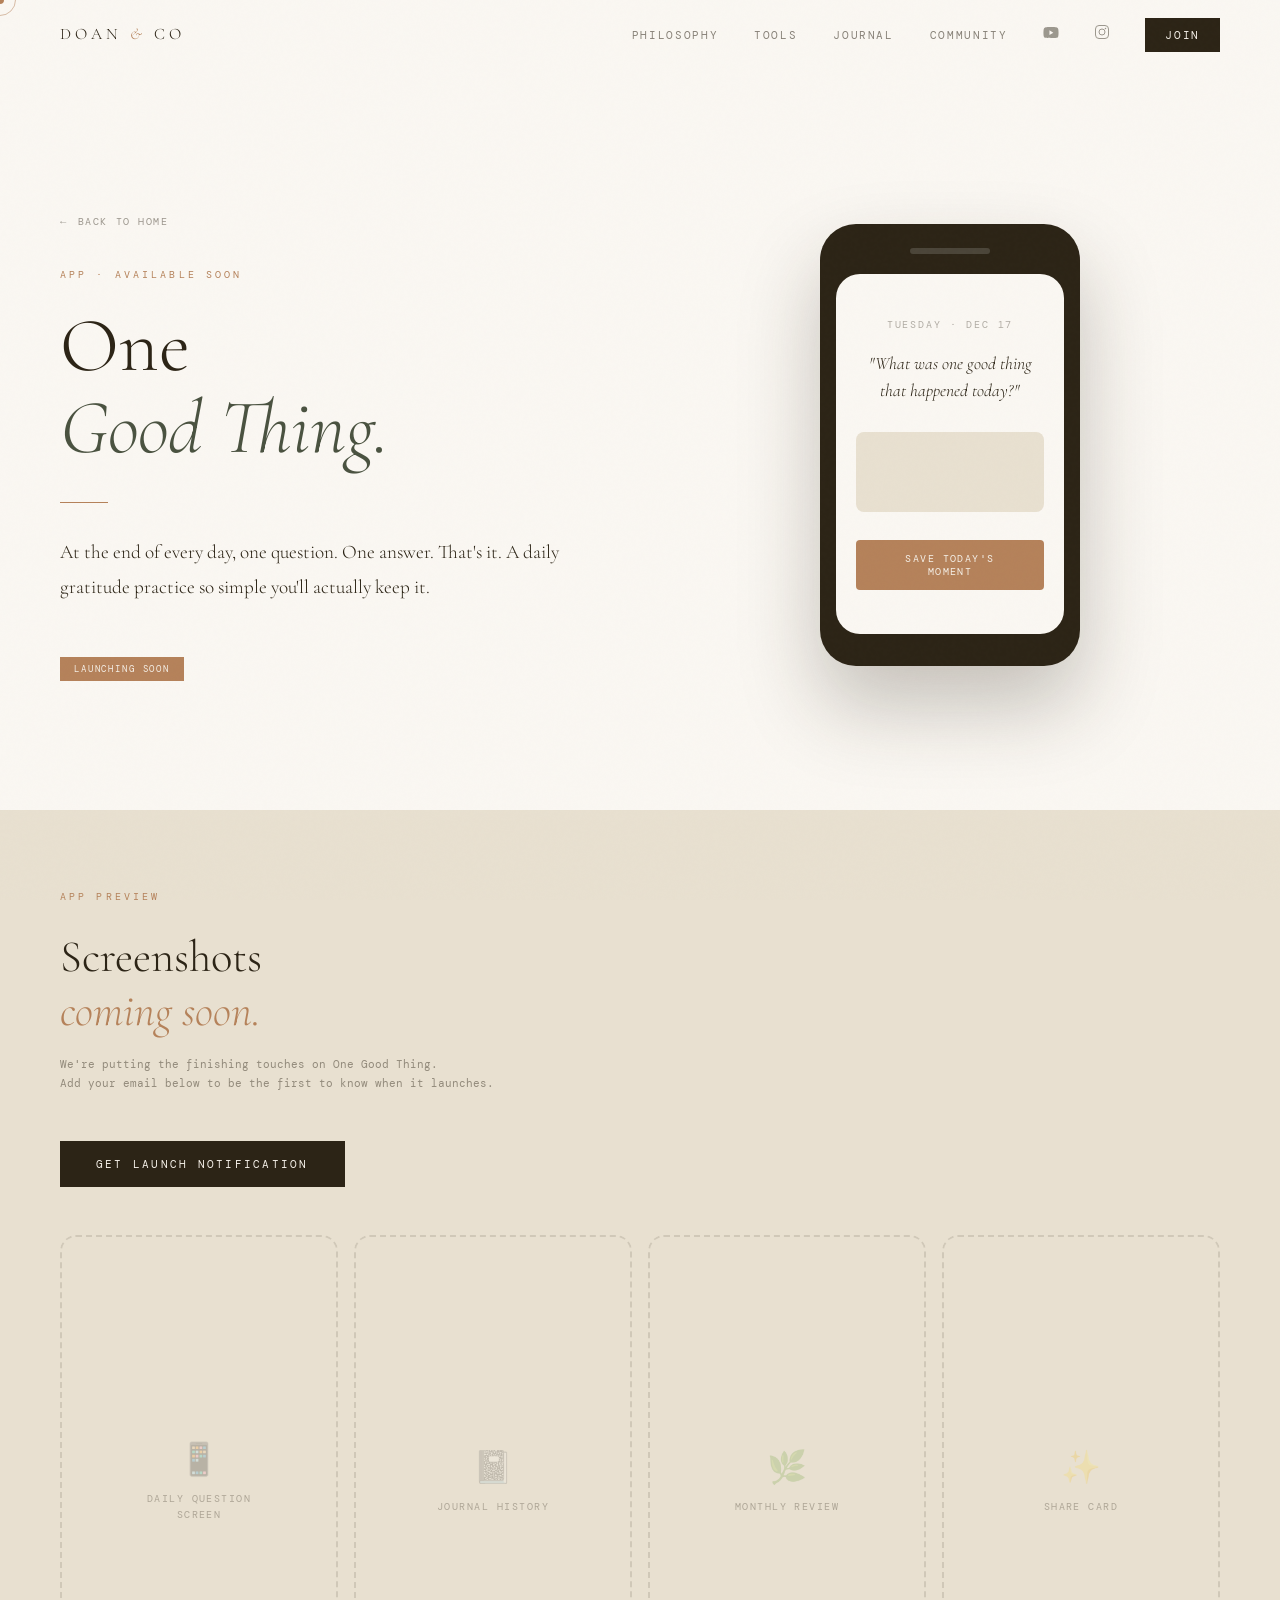
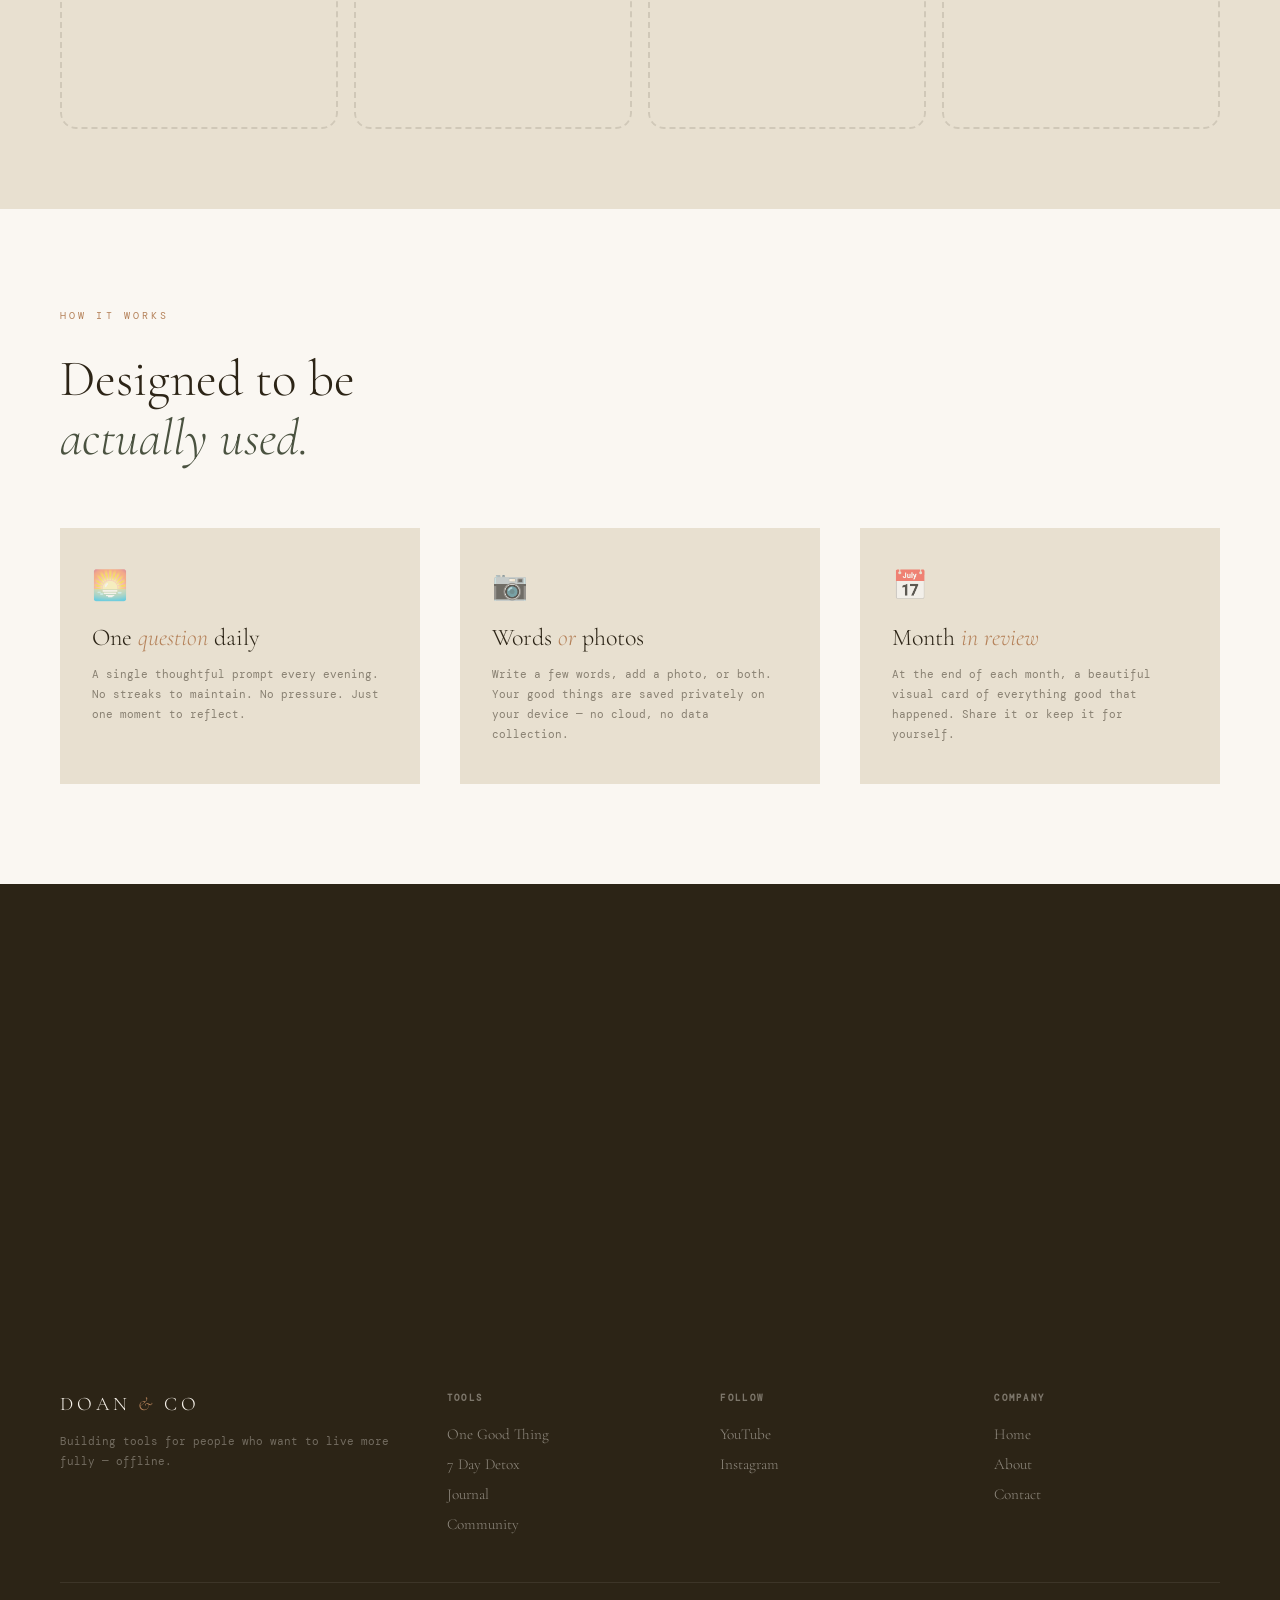
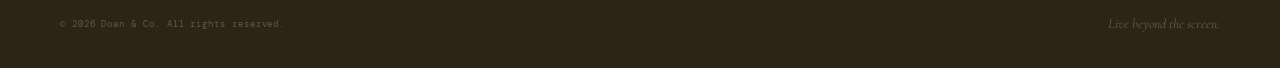
<file: app/index.html>
<!DOCTYPE html>
<html lang="en">
<head>
  <meta charset="UTF-8"/>
  <meta name="viewport" content="width=device-width, initial-scale=1.0"/>
  <title>One Good Thing — Doan & Co</title>
  <meta name="description" content="A daily gratitude app that helps you end each day with one good thing."/>
  <link href="https://fonts.googleapis.com/css2?family=Cormorant+Garamond:ital,wght@0,300;0,400;0,500;1,300;1,400&family=DM+Mono:wght@300;400&display=swap" rel="stylesheet"/>
  <link rel="stylesheet" href="../assets/css/style.css"/>
  <style>
    /* App page specific */
    .app-hero{padding:160px 60px 80px;display:grid;grid-template-columns:1fr 1fr;gap:80px;align-items:center;min-height:90vh}
    .app-hero-text{}
    .app-hero-visual{display:flex;justify-content:center;align-items:center}
    /* Phone mockup */
    .phone-mockup{width:260px;background:var(--bark);border-radius:36px;padding:24px 16px 32px;box-shadow:0 40px 80px rgba(44,36,22,.25);position:relative}
    .phone-notch{width:80px;height:6px;background:rgba(255,255,255,.15);border-radius:3px;margin:0 auto 20px}
    .phone-screen{background:var(--warm-white);border-radius:24px;padding:28px 20px;min-height:360px;display:flex;flex-direction:column;align-items:center;justify-content:center;text-align:center;gap:20px}
    .phone-date{font-family:'DM Mono',monospace;font-size:.6rem;letter-spacing:.2em;text-transform:uppercase;opacity:.35;color:var(--bark)}
    .phone-question{font-size:1.1rem;font-weight:300;line-height:1.5;color:var(--bark);font-style:italic}
    .phone-input-mock{width:100%;background:var(--linen);border-radius:8px;padding:14px;min-height:80px;margin-top:8px}
    .phone-btn-mock{background:var(--clay);color:var(--cream);padding:12px 24px;border-radius:4px;font-family:'DM Mono',monospace;font-size:.6rem;letter-spacing:.15em;text-transform:uppercase;margin-top:8px}
    /* Screenshot placeholder grid */
    .screenshots{padding:80px 60px;background:var(--linen)}
    .screenshots h2{font-size:clamp(2rem,3.5vw,2.8rem);font-weight:300;line-height:1.2;margin-bottom:16px}
    .screenshots h2 em{font-style:italic;color:var(--clay)}
    .screenshots-note{font-family:'DM Mono',monospace;font-size:.7rem;opacity:.45;margin-bottom:48px;line-height:1.7}
    .screenshot-grid{display:grid;grid-template-columns:repeat(4,1fr);gap:16px}
    .screenshot-ph{aspect-ratio:9/16;border-radius:16px;overflow:hidden}
    .screenshot-ph .img-placeholder{width:100%;height:100%;border-radius:16px;min-height:220px}
    /* Features */
    .features{padding:100px 60px}
    .features-grid{display:grid;grid-template-columns:repeat(3,1fr);gap:40px;margin-top:60px}
    .feature{padding:40px 32px;background:var(--linen);position:relative}
    .feature-icon{font-size:1.8rem;margin-bottom:20px;opacity:.6}
    .feature h3{font-size:1.5rem;font-weight:300;margin-bottom:12px}
    .feature h3 em{font-style:italic;color:var(--clay)}
    .feature p{font-family:'DM Mono',monospace;font-size:.7rem;line-height:1.8;opacity:.5}
    /* Download CTA */
    .download-cta{background:var(--bark);padding:100px 60px;display:grid;grid-template-columns:1fr 1fr;gap:60px;align-items:center}
    .download-cta h2{font-size:clamp(2.2rem,4vw,3.2rem);font-weight:300;line-height:1.2;color:var(--cream)}
    .download-cta h2 em{font-style:italic;color:var(--sage)}
    .download-cta p{font-family:'DM Mono',monospace;font-size:.72rem;line-height:1.9;color:var(--cream);opacity:.5;margin-top:16px}
    .store-buttons{display:flex;flex-direction:column;gap:16px}
    .store-btn{display:flex;align-items:center;gap:14px;background:rgba(255,255,255,.08);border:1px solid rgba(255,255,255,.15);padding:16px 24px;text-decoration:none;color:var(--cream);transition:background .3s}
    .store-btn:hover{background:rgba(255,255,255,.14)}
    .store-btn-icon{font-size:1.6rem;opacity:.7}
    .store-btn-text{}
    .store-btn-label{font-family:'DM Mono',monospace;font-size:.55rem;letter-spacing:.15em;text-transform:uppercase;opacity:.5;display:block}
    .store-btn-name{font-size:1rem;font-weight:300;display:block}
    .coming-soon-badge{display:inline-block;background:var(--clay);color:var(--cream);padding:6px 14px;font-family:'DM Mono',monospace;font-size:.58rem;letter-spacing:.2em;text-transform:uppercase;margin-top:12px}
    @media(max-width:900px){
      .app-hero{grid-template-columns:1fr;padding:120px 24px 60px;gap:40px}
      .screenshots{padding:60px 24px}
      .screenshot-grid{grid-template-columns:repeat(2,1fr)}
      .features{padding:60px 24px}
      .features-grid{grid-template-columns:1fr}
      .download-cta{grid-template-columns:1fr;padding:60px 24px}
    }
  </style>
</head>
<body>
<div class="cursor" id="cursor"></div>
<div class="cursor-ring" id="cursorRing"></div>

<nav id="mainNav">
  <a href="../index.html" class="nav-logo">Doan <span>&</span> Co</a>
  <ul class="nav-links" id="navLinks">
    <li><a href="../index.html#philosophy">Philosophy</a></li>
    <li><a href="../index.html#tools">Tools</a></li>
    <li><a href="../journal/index.html">Journal</a></li>
    <li><a href="../community/index.html">Community</a></li>
    <li>
      <a href="https://youtube.com/@doanandco" target="_blank" rel="noopener" class="social-link ghost" title="YouTube" aria-label="YouTube">
        <svg width="16" height="12" viewBox="0 0 16 12" fill="none"><path d="M15.2 1.88A2 2 0 0 0 13.8.45C12.6.1 8 .1 8 .1S3.4.1 2.2.45A2 2 0 0 0 .8 1.88C.45 3.1.45 5.66.45 5.66s0 2.56.35 3.78A2 2 0 0 0 2.2 10.87C3.4 11.22 8 11.22 8 11.22s4.6 0 5.8-.35a2 2 0 0 0 1.4-1.43c.35-1.22.35-3.78.35-3.78s0-2.56-.35-3.78zM6.45 8.11V3.21l3.88 2.45-3.88 2.45z" fill="currentColor"/></svg>
      </a>
    </li>
    <li>
      <a href="https://instagram.com/doan.and.co" target="_blank" rel="noopener" class="social-link ghost" title="Instagram" aria-label="Instagram">
        <svg width="14" height="14" viewBox="0 0 14 14" fill="none"><rect x=".5" y=".5" width="13" height="13" rx="3.5" stroke="currentColor"/><circle cx="7" cy="7" r="3" stroke="currentColor"/><circle cx="10.5" cy="3.5" r=".75" fill="currentColor"/></svg>
      </a>
    </li>
    <li><a href="../index.html#newsletter" class="nav-cta">Join</a></li>
  </ul>
  <button class="nav-hamburger" id="hamburger" aria-label="Menu">
    <span></span><span></span><span></span>
  </button>
</nav>

<!-- HERO -->
<section class="app-hero">
  <div class="app-hero-text">
    <a href="../index.html" class="back-link">Back to Home</a>
    <p class="page-hero-eyebrow" style="opacity:1;animation:none">App · Available Soon</p>
    <h1 style="font-size:clamp(3rem,6vw,5rem);font-weight:300;line-height:1.08;opacity:1;animation:none">One<br><em style="font-style:italic;color:var(--moss)">Good Thing.</em></h1>
    <div class="page-hero-divider" style="width:48px"></div>
    <p class="page-hero-body" style="opacity:1;animation:none">At the end of every day, one question. One answer. That's it. A daily gratitude practice so simple you'll actually keep it.</p>
    <div class="btn-group">
      <span class="coming-soon-badge">Launching Soon</span>
    </div>
  </div>
  <div class="app-hero-visual reveal">
    <div class="phone-mockup">
      <div class="phone-notch"></div>
      <div class="phone-screen">
        <div class="phone-date">Tuesday · Dec 17</div>
        <p class="phone-question">"What was one good thing that happened today?"</p>
        <div class="phone-input-mock"></div>
        <div class="phone-btn-mock">Save Today's Moment</div>
      </div>
    </div>
  </div>
</section>

<!-- SCREENSHOTS -->
<section class="screenshots">
  <div class="reveal">
    <p class="section-label">App Preview</p>
    <h2>Screenshots<br><em>coming soon.</em></h2>
    <p class="screenshots-note">We're putting the finishing touches on One Good Thing.<br>Add your email below to be the first to know when it launches.</p>
    <a href="../index.html#newsletter" class="btn-primary">Get Launch Notification</a>
  </div>
  <div class="screenshot-grid" style="margin-top:48px">
    <div class="screenshot-ph reveal">
      <div class="img-placeholder">
        <div class="ph-icon">📱</div>
        <div class="ph-text">Daily Question Screen</div>
      </div>
    </div>
    <div class="screenshot-ph reveal">
      <div class="img-placeholder">
        <div class="ph-icon">📓</div>
        <div class="ph-text">Journal History</div>
      </div>
    </div>
    <div class="screenshot-ph reveal">
      <div class="img-placeholder">
        <div class="ph-icon">🌿</div>
        <div class="ph-text">Monthly Review</div>
      </div>
    </div>
    <div class="screenshot-ph reveal">
      <div class="img-placeholder">
        <div class="ph-icon">✨</div>
        <div class="ph-text">Share Card</div>
      </div>
    </div>
  </div>
</section>

<!-- FEATURES -->
<section class="features">
  <div class="reveal">
    <p class="section-label">How It Works</p>
    <h2 class="section-title">Designed to be<br><em>actually used.</em></h2>
  </div>
  <div class="features-grid">
    <div class="feature reveal">
      <div class="feature-icon">🌅</div>
      <h3>One <em>question</em> daily</h3>
      <p>A single thoughtful prompt every evening. No streaks to maintain. No pressure. Just one moment to reflect.</p>
    </div>
    <div class="feature reveal">
      <div class="feature-icon">📷</div>
      <h3>Words <em>or</em> photos</h3>
      <p>Write a few words, add a photo, or both. Your good things are saved privately on your device — no cloud, no data collection.</p>
    </div>
    <div class="feature reveal">
      <div class="feature-icon">📅</div>
      <h3>Month <em>in review</em></h3>
      <p>At the end of each month, a beautiful visual card of everything good that happened. Share it or keep it for yourself.</p>
    </div>
  </div>
</section>

<!-- DOWNLOAD CTA -->
<section class="download-cta">
  <div class="reveal-left">
    <h2>Available on<br><em>iOS & Android</em><br>— coming soon.</h2>
    <p>We're in final development. Join the list and you'll be notified the moment it's live — including a free launch week unlock.</p>
  </div>
  <div class="store-buttons reveal">
    <a href="../index.html#newsletter" class="store-btn">
      <span class="store-btn-icon">🍎</span>
      <span class="store-btn-text">
        <span class="store-btn-label">Coming soon to</span>
        <span class="store-btn-name">App Store</span>
      </span>
    </a>
    <a href="../index.html#newsletter" class="store-btn">
      <span class="store-btn-icon">▶</span>
      <span class="store-btn-text">
        <span class="store-btn-label">Coming soon to</span>
        <span class="store-btn-name">Google Play</span>
      </span>
    </a>
    <p style="font-family:'DM Mono',monospace;font-size:.62rem;opacity:.35;margin-top:8px;color:var(--cream)">Notify me when it launches →<br><a href="../index.html#newsletter" style="color:var(--clay);text-decoration:none">Join the list</a></p>
  </div>
</section>

<!-- FOOTER -->
<footer>
  <div class="footer-top">
    <div class="footer-brand">
      <span class="logo">Doan <span>&</span> Co</span>
      <p>Building tools for people who want to live more fully — offline.</p>
    </div>
    <div class="footer-col">
      <h4>Tools</h4>
      <ul>
        <li><a href="index.html">One Good Thing</a></li>
        <li><a href="../detox/index.html">7 Day Detox</a></li>
        <li><a href="../journal/index.html">Journal</a></li>
        <li><a href="../community/index.html">Community</a></li>
      </ul>
    </div>
    <div class="footer-col">
      <h4>Follow</h4>
      <ul>
        <li><a href="https://youtube.com/@doanandco" target="_blank" rel="noopener">YouTube</a></li>
        <li><a href="https://instagram.com/doan.and.co" target="_blank" rel="noopener">Instagram</a></li>
      </ul>
    </div>
    <div class="footer-col">
      <h4>Company</h4>
      <ul>
        <li><a href="../index.html">Home</a></li>
        <li><a href="#">About</a></li>
        <li><a href="#">Contact</a></li>
      </ul>
    </div>
  </div>
  <div class="footer-bottom">
    <span class="footer-copy">© 2026 Doan & Co. All rights reserved.</span>
    <span class="footer-tagline">Live beyond the screen.</span>
  </div>
</footer>

<script src="../assets/js/main.js">
  /* ── FORM HANDLERS ── */
  function handleNewsletterSubmit(e) {
    e.preventDefault();
    const form = e.target;
    const btn = document.getElementById('newsletterBtn');
    const note = document.getElementById('newsletterNote');
    btn.textContent = 'Sending...';
    btn.disabled = true;
    fetch('/', { method: 'POST', headers: {'Content-Type':'application/x-www-form-urlencoded'},
      body: new URLSearchParams(new FormData(form)).toString() })
      .then(() => {
        btn.textContent = '✓ Joined';
        note.textContent = 'You're in! See you Sunday.';
        note.style.color = 'var(--clay)';
      })
      .catch(() => {
        btn.textContent = 'Try again';
        btn.disabled = false;
      });
  }
  function handleFormSubmit(e, type) {
    e.preventDefault();
    const form = e.target;
    const btn = document.getElementById(type + 'Btn');
    const note = document.getElementById(type + 'Note');
    if(btn) { btn.textContent = 'Sending...'; btn.disabled = true; }
    fetch('/', { method: 'POST', headers: {'Content-Type':'application/x-www-form-urlencoded'},
      body: new URLSearchParams(new FormData(form)).toString() })
      .then(() => {
        if(btn) btn.textContent = '✓ Done';
        if(note) note.style.opacity = '1';
      })
      .catch(() => {
        if(btn) { btn.textContent = 'Try again'; btn.disabled = false; }
      });
  }
</script>
</body>
</html>
</file>
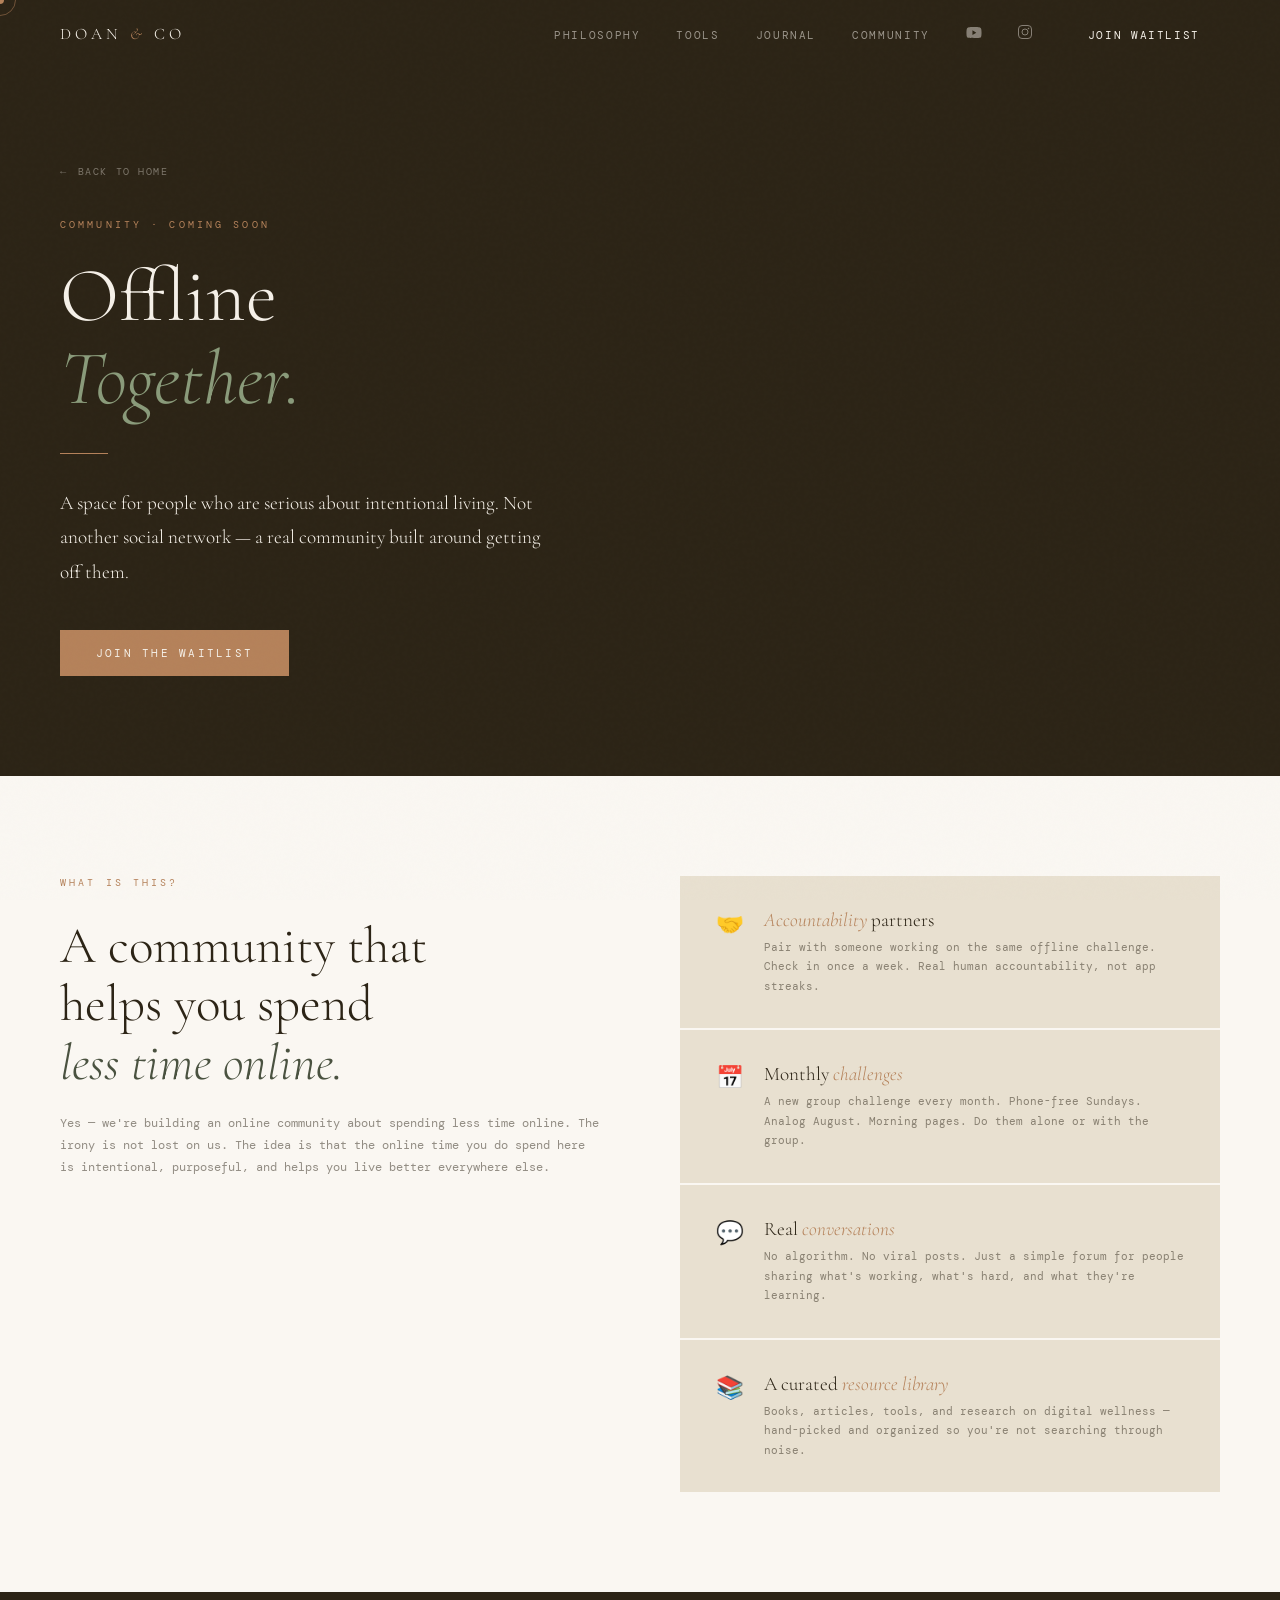
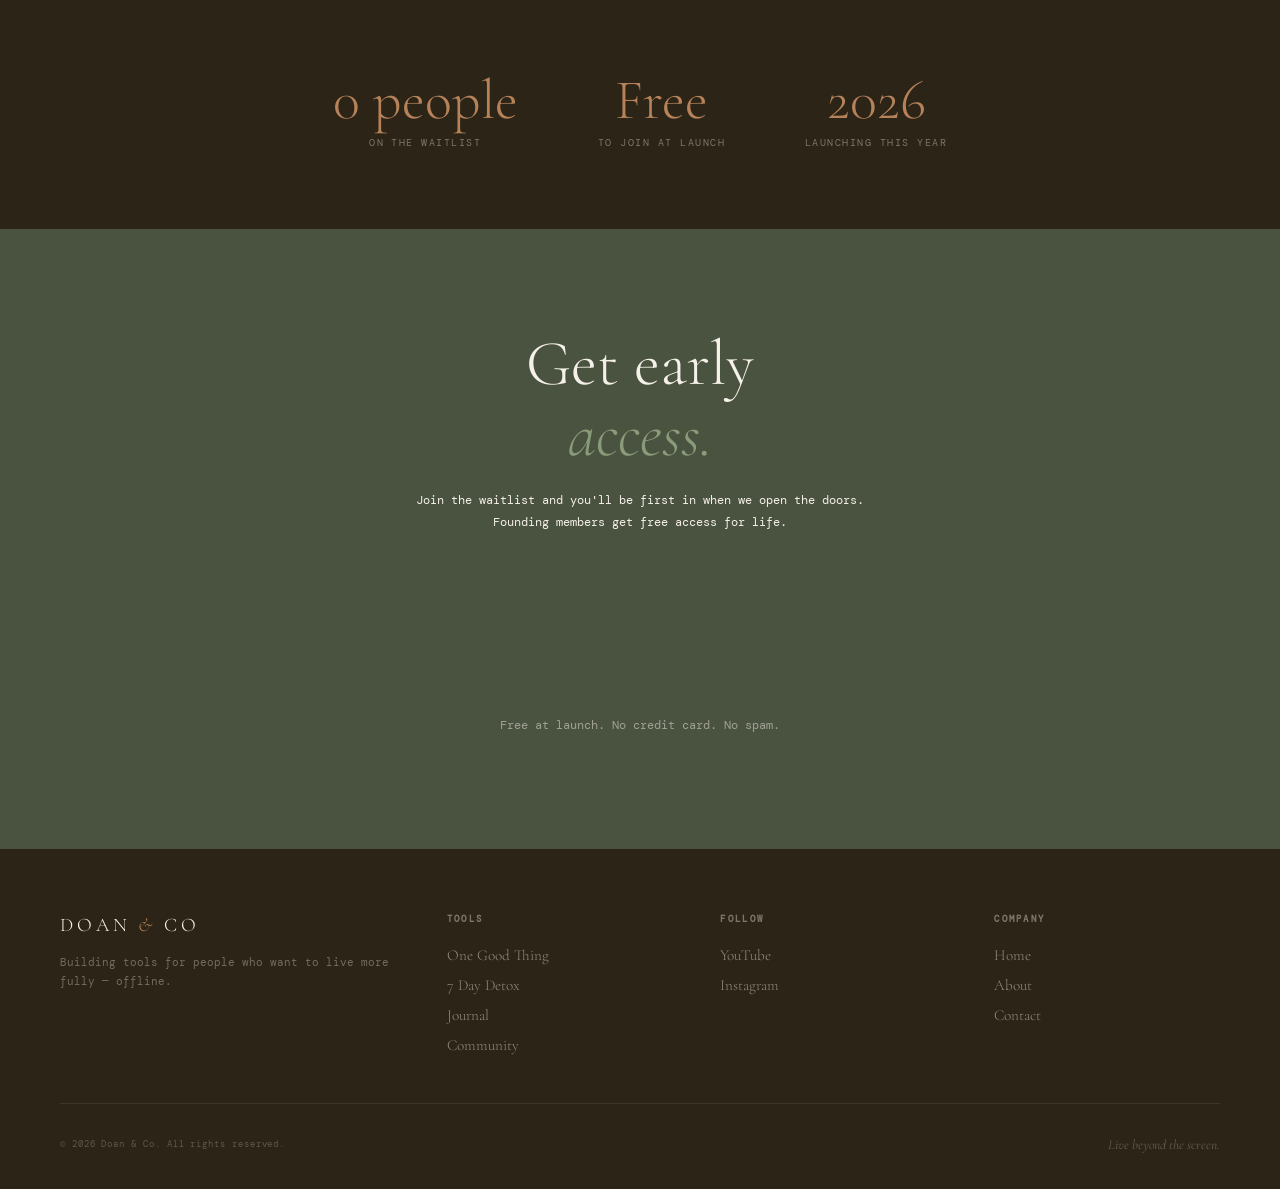
<file: community/index.html>
<!DOCTYPE html>
<html lang="en">
<head>
  <meta charset="UTF-8"/>
  <meta name="viewport" content="width=device-width, initial-scale=1.0"/>
  <title>Offline Together — Doan & Co</title>
  <meta name="description" content="A community for people serious about intentional living."/>
  <link href="https://fonts.googleapis.com/css2?family=Cormorant+Garamond:ital,wght@0,300;0,400;0,500;1,300;1,400&family=DM+Mono:wght@300;400&display=swap" rel="stylesheet"/>
  <link rel="stylesheet" href="../assets/css/style.css"/>
  <style>
    .comm-hero{padding:160px 60px 100px;min-height:80vh;display:flex;flex-direction:column;justify-content:center;position:relative;overflow:hidden}
    .comm-hero-bg{position:absolute;inset:0;background:var(--bark);z-index:0}
    .comm-hero-content{position:relative;z-index:2;max-width:640px}
    .comm-what{padding:100px 60px;display:grid;grid-template-columns:1fr 1fr;gap:80px;align-items:start}
    .comm-features{display:flex;flex-direction:column;gap:2px;margin-top:0}
    .comm-feature{background:var(--linen);padding:32px 36px;display:flex;gap:20px;align-items:flex-start}
    .cf-icon{font-size:1.4rem;flex-shrink:0;margin-top:2px}
    .cf-title{font-size:1.2rem;font-weight:300;margin-bottom:6px}
    .cf-title em{font-style:italic;color:var(--clay)}
    .cf-desc{font-family:'DM Mono',monospace;font-size:.68rem;line-height:1.8;opacity:.5}
    /* Waitlist */
    .waitlist{background:var(--moss);padding:100px 60px;text-align:center}
    .waitlist h2{font-size:clamp(2.5rem,5vw,4rem);font-weight:300;line-height:1.1;color:var(--cream);margin-bottom:20px}
    .waitlist h2 em{font-style:italic;color:var(--sage)}
    .waitlist p{font-family:'DM Mono',monospace;font-size:.72rem;line-height:1.9;color:var(--cream);opacity:.5;max-width:480px;margin:0 auto 40px}
    .waitlist-form{display:flex;gap:0;max-width:460px;margin:0 auto}
    .w-input{flex:1;padding:17px 22px;background:rgba(255,255,255,.12);border:1px solid rgba(255,255,255,.25);font-family:'DM Mono',monospace;font-size:.72rem;color:var(--cream);outline:none}
    .w-input::placeholder{opacity:.4;color:var(--cream)}
    .w-btn{background:var(--clay);color:var(--cream);border:none;padding:17px 24px;font-family:'DM Mono',monospace;font-size:.6rem;letter-spacing:.2em;text-transform:uppercase;cursor:none;transition:background .3s;white-space:nowrap}
    .w-btn:hover{background:var(--bark)}
    .waitlist-note{font-family:'DM Mono',monospace;font-size:.6rem;color:var(--cream);opacity:.3;margin-top:14px}
    /* Count */
    .count-section{background:var(--bark);padding:80px 60px;display:flex;align-items:center;justify-content:center;gap:80px;flex-wrap:wrap}
    .count-item{text-align:center}
    .count-num{font-size:3.5rem;font-weight:300;color:var(--clay);line-height:1}
    .count-label{font-family:'DM Mono',monospace;font-size:.62rem;letter-spacing:.15em;text-transform:uppercase;color:var(--cream);opacity:.4;margin-top:8px}
    @media(max-width:900px){
      .comm-hero{padding:120px 24px 80px}
      .comm-what{grid-template-columns:1fr;padding:60px 24px}
      .waitlist{padding:60px 24px}
      .waitlist-form{flex-direction:column}
      .count-section{padding:60px 24px;gap:40px}
    }
  </style>
</head>
<body>
<div class="cursor" id="cursor"></div>
<div class="cursor-ring" id="cursorRing"></div>

<nav id="mainNav" style="mix-blend-mode:normal">
  <a href="../index.html" class="nav-logo" style="color:var(--cream)">Doan <span>&</span> Co</a>
  <ul class="nav-links" id="navLinks">
    <li><a href="../index.html#philosophy" style="color:var(--cream)">Philosophy</a></li>
    <li><a href="../index.html#tools" style="color:var(--cream)">Tools</a></li>
    <li><a href="../journal/index.html" style="color:var(--cream)">Journal</a></li>
    <li><a href="index.html" style="color:var(--cream)">Community</a></li>
    <li>
      <a href="https://youtube.com/@doanandco" target="_blank" rel="noopener" class="social-link ghost" title="YouTube" style="color:var(--cream)" aria-label="YouTube">
        <svg width="16" height="12" viewBox="0 0 16 12" fill="none"><path d="M15.2 1.88A2 2 0 0 0 13.8.45C12.6.1 8 .1 8 .1S3.4.1 2.2.45A2 2 0 0 0 .8 1.88C.45 3.1.45 5.66.45 5.66s0 2.56.35 3.78A2 2 0 0 0 2.2 10.87C3.4 11.22 8 11.22 8 11.22s4.6 0 5.8-.35a2 2 0 0 0 1.4-1.43c.35-1.22.35-3.78.35-3.78s0-2.56-.35-3.78zM6.45 8.11V3.21l3.88 2.45-3.88 2.45z" fill="currentColor"/></svg>
      </a>
    </li>
    <li>
      <a href="https://instagram.com/doan.and.co" target="_blank" rel="noopener" class="social-link ghost" title="Instagram" style="color:var(--cream)" aria-label="Instagram">
        <svg width="14" height="14" viewBox="0 0 14 14" fill="none"><rect x=".5" y=".5" width="13" height="13" rx="3.5" stroke="currentColor"/><circle cx="7" cy="7" r="3" stroke="currentColor"/><circle cx="10.5" cy="3.5" r=".75" fill="currentColor"/></svg>
      </a>
    </li>
    <li><a href="#waitlist" class="nav-cta">Join Waitlist</a></li>
  </ul>
  <button class="nav-hamburger" id="hamburger" aria-label="Menu">
    <span style="background:var(--cream)"></span>
    <span style="background:var(--cream)"></span>
    <span style="background:var(--cream)"></span>
  </button>
</nav>

<!-- HERO -->
<section class="comm-hero">
  <div class="comm-hero-bg"></div>
  <div class="comm-hero-content">
    <a href="../index.html" class="back-link" style="color:var(--cream);opacity:.4">Back to Home</a>
    <p style="font-family:'DM Mono',monospace;font-size:.65rem;letter-spacing:.3em;text-transform:uppercase;color:var(--clay);margin-bottom:24px;opacity:0;animation:fadeUp .8s ease .2s forwards">Community · Coming Soon</p>
    <h1 style="font-size:clamp(3rem,6vw,5rem);font-weight:300;line-height:1.08;color:var(--cream);opacity:0;animation:fadeUp .8s ease .4s forwards">Offline<br><em style="font-style:italic;color:var(--sage)">Together.</em></h1>
    <div style="width:0;height:1px;background:var(--clay);margin:32px 0;animation:growLine .8s ease .8s forwards"></div>
    <p style="font-size:1.2rem;font-weight:300;line-height:1.8;color:var(--cream);opacity:0;animation:fadeUp .8s ease .9s forwards;max-width:500px">A space for people who are serious about intentional living. Not another social network — a real community built around getting off them.</p>
    <div style="margin-top:40px;opacity:0;animation:fadeUp .8s ease 1.1s forwards">
      <a href="#waitlist" class="btn-clay">Join the Waitlist</a>
    </div>
  </div>
</section>

<!-- WHAT IT IS -->
<section class="comm-what">
  <div class="reveal-left">
    <p class="section-label">What Is This?</p>
    <h2 class="section-title">A community that<br>helps you spend<br><em>less time online.</em></h2>
    <p style="font-family:'DM Mono',monospace;font-size:.72rem;line-height:1.9;opacity:.5;margin-top:16px">Yes — we're building an online community about spending less time online. The irony is not lost on us. The idea is that the online time you do spend here is intentional, purposeful, and helps you live better everywhere else.</p>
  </div>
  <div class="comm-features reveal">
    <div class="comm-feature">
      <div class="cf-icon">🤝</div>
      <div>
        <h3 class="cf-title"><em>Accountability</em> partners</h3>
        <p class="cf-desc">Pair with someone working on the same offline challenge. Check in once a week. Real human accountability, not app streaks.</p>
      </div>
    </div>
    <div class="comm-feature">
      <div class="cf-icon">📅</div>
      <div>
        <h3 class="cf-title">Monthly <em>challenges</em></h3>
        <p class="cf-desc">A new group challenge every month. Phone-free Sundays. Analog August. Morning pages. Do them alone or with the group.</p>
      </div>
    </div>
    <div class="comm-feature">
      <div class="cf-icon">💬</div>
      <div>
        <h3 class="cf-title">Real <em>conversations</em></h3>
        <p class="cf-desc">No algorithm. No viral posts. Just a simple forum for people sharing what's working, what's hard, and what they're learning.</p>
      </div>
    </div>
    <div class="comm-feature">
      <div class="cf-icon">📚</div>
      <div>
        <h3 class="cf-title">A curated <em>resource library</em></h3>
        <p class="cf-desc">Books, articles, tools, and research on digital wellness — hand-picked and organized so you're not searching through noise.</p>
      </div>
    </div>
  </div>
</section>

<!-- COUNT -->
<section class="count-section">
  <div class="count-item reveal">
    <div class="count-num" data-target="0" data-suffix=" people">0 people</div>
    <div class="count-label">On the waitlist</div>
  </div>
  <div class="count-item reveal">
    <div class="count-num">Free</div>
    <div class="count-label">To join at launch</div>
  </div>
  <div class="count-item reveal">
    <div class="count-num">2026</div>
    <div class="count-label">Launching this year</div>
  </div>
</section>

<!-- WAITLIST -->
<section class="waitlist" id="waitlist">
  <h2 class="reveal">Get early<br><em>access.</em></h2>
  <p class="reveal">Join the waitlist and you'll be first in when we open the doors. Founding members get free access for life.</p>
  <form name="community-waitlist" method="POST" data-netlify="true" data-netlify-honeypot="bot-field" onsubmit="handleFormSubmit(event,'community')" style="display:contents">
    <input type="hidden" name="form-name" value="community-waitlist"/>
    <div class="waitlist-form reveal">
      <input type="email" name="email" class="w-input" placeholder="your@email.com" required/>
      <button type="submit" class="w-btn" id="communityBtn">Join Waitlist</button>
    </div>
  </form>
  <p id="communityNote" class="waitlist-note reveal" style="opacity:0;transition:opacity .5s">&#10003; You're on the list! We'll be in touch.</p>
  <p class="waitlist-note reveal">Free at launch. No credit card. No spam.</p>
</section>

<!-- FOOTER -->
<footer>
  <div class="footer-top">
    <div class="footer-brand">
      <span class="logo">Doan <span>&</span> Co</span>
      <p>Building tools for people who want to live more fully — offline.</p>
    </div>
    <div class="footer-col">
      <h4>Tools</h4>
      <ul>
        <li><a href="../app/index.html">One Good Thing</a></li>
        <li><a href="../detox/index.html">7 Day Detox</a></li>
        <li><a href="../journal/index.html">Journal</a></li>
        <li><a href="index.html">Community</a></li>
      </ul>
    </div>
    <div class="footer-col">
      <h4>Follow</h4>
      <ul>
        <li><a href="https://youtube.com/@doanandco" target="_blank" rel="noopener">YouTube</a></li>
        <li><a href="https://instagram.com/doan.and.co" target="_blank" rel="noopener">Instagram</a></li>
      </ul>
    </div>
    <div class="footer-col">
      <h4>Company</h4>
      <ul>
        <li><a href="../index.html">Home</a></li>
        <li><a href="#">About</a></li>
        <li><a href="#">Contact</a></li>
      </ul>
    </div>
  </div>
  <div class="footer-bottom">
    <span class="footer-copy">© 2026 Doan & Co. All rights reserved.</span>
    <span class="footer-tagline">Live beyond the screen.</span>
  </div>
</footer>

<script src="../assets/js/main.js">
  /* ── FORM HANDLERS ── */
  function handleNewsletterSubmit(e) {
    e.preventDefault();
    const form = e.target;
    const btn = document.getElementById('newsletterBtn');
    const note = document.getElementById('newsletterNote');
    btn.textContent = 'Sending...';
    btn.disabled = true;
    fetch('/', { method: 'POST', headers: {'Content-Type':'application/x-www-form-urlencoded'},
      body: new URLSearchParams(new FormData(form)).toString() })
      .then(() => {
        btn.textContent = '✓ Joined';
        note.textContent = 'You're in! See you Sunday.';
        note.style.color = 'var(--clay)';
      })
      .catch(() => {
        btn.textContent = 'Try again';
        btn.disabled = false;
      });
  }
  function handleFormSubmit(e, type) {
    e.preventDefault();
    const form = e.target;
    const btn = document.getElementById(type + 'Btn');
    const note = document.getElementById(type + 'Note');
    if(btn) { btn.textContent = 'Sending...'; btn.disabled = true; }
    fetch('/', { method: 'POST', headers: {'Content-Type':'application/x-www-form-urlencoded'},
      body: new URLSearchParams(new FormData(form)).toString() })
      .then(() => {
        if(btn) btn.textContent = '✓ Done';
        if(note) note.style.opacity = '1';
      })
      .catch(() => {
        if(btn) { btn.textContent = 'Try again'; btn.disabled = false; }
      });
  }
</script>
</body>
</html>
</file>
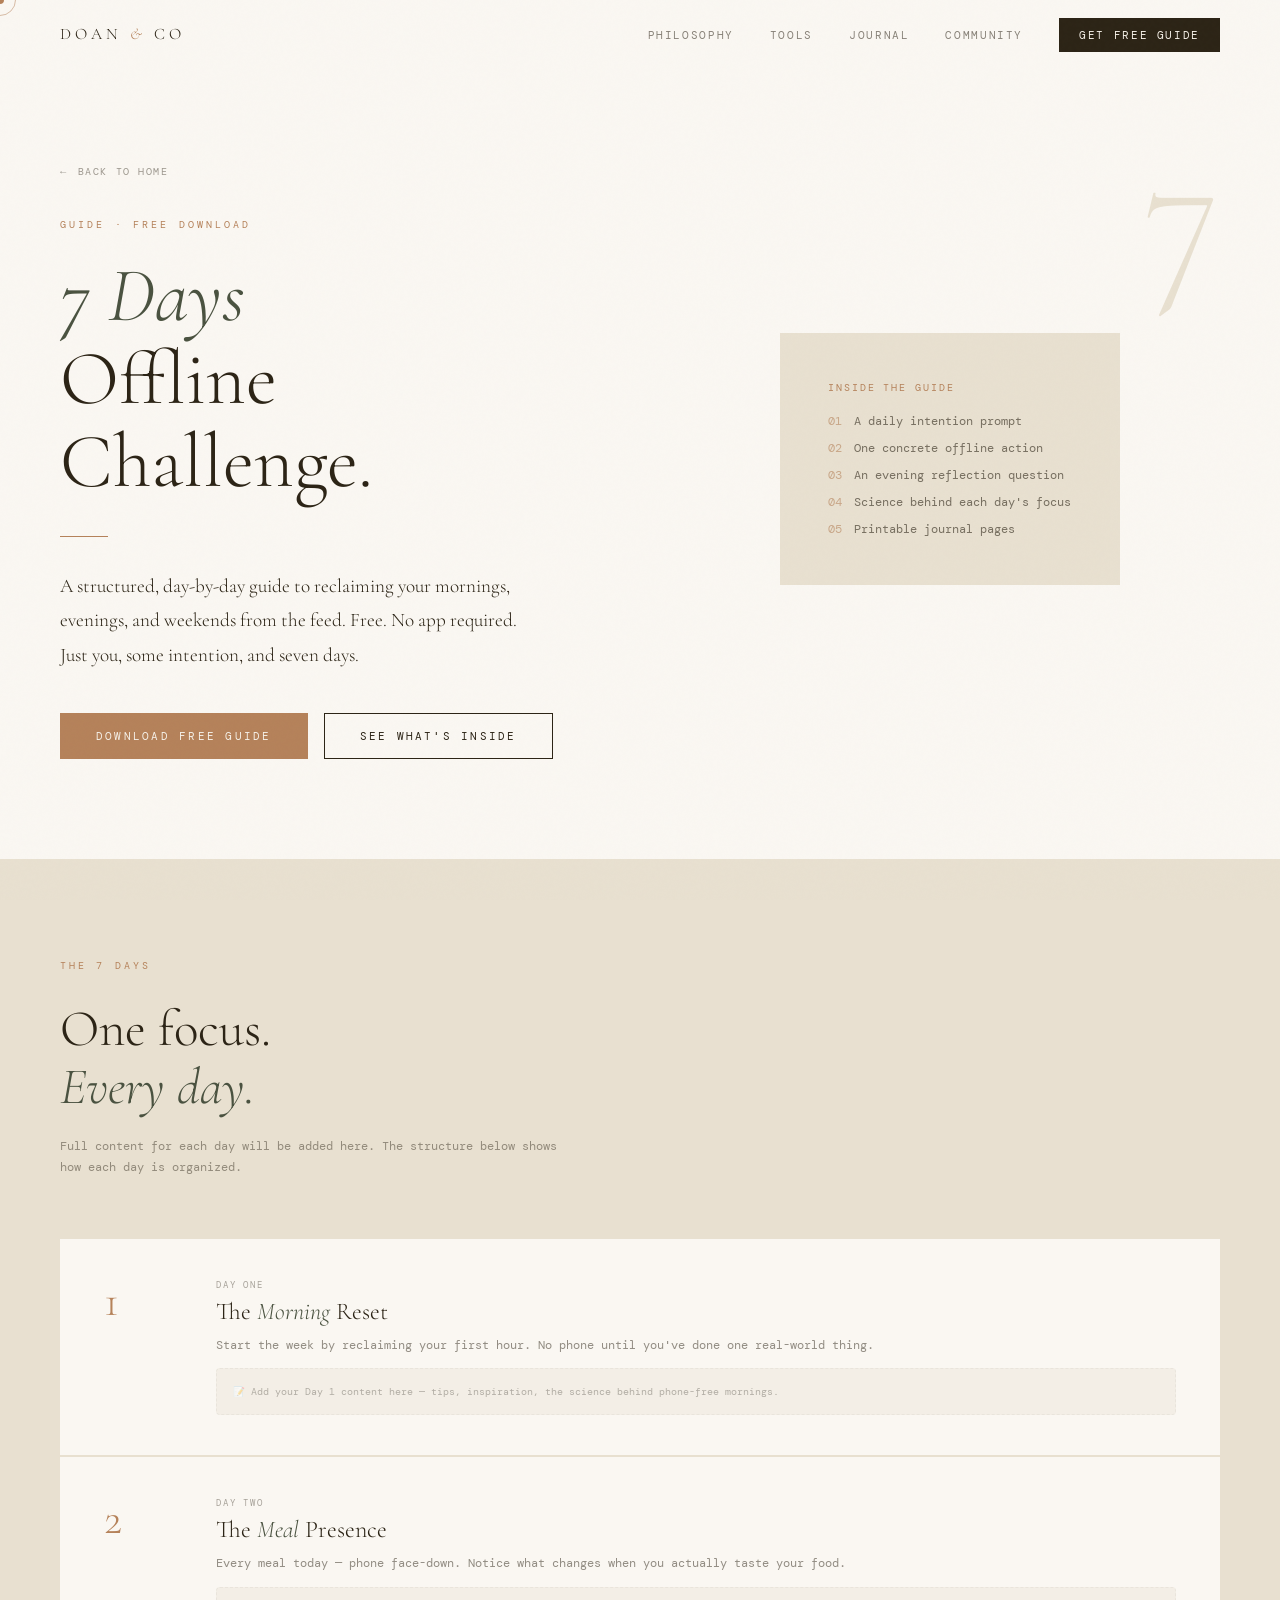
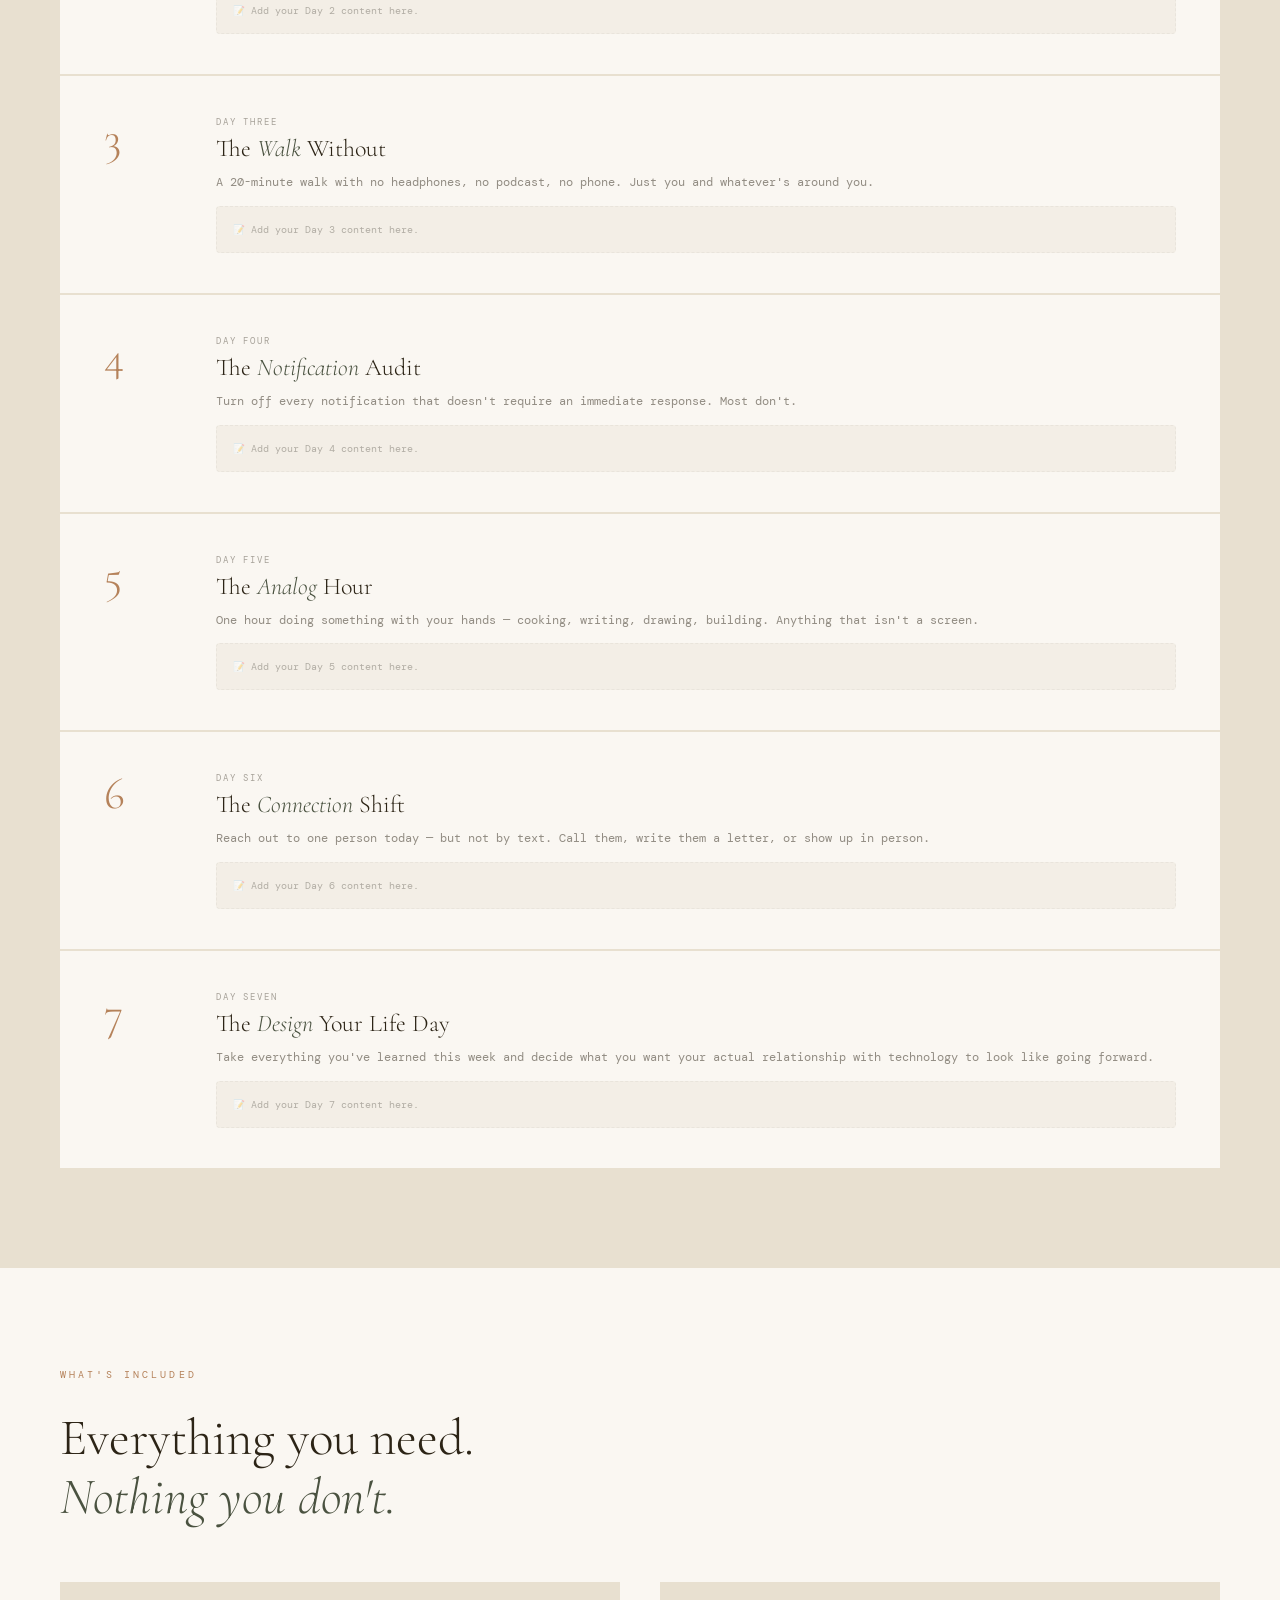
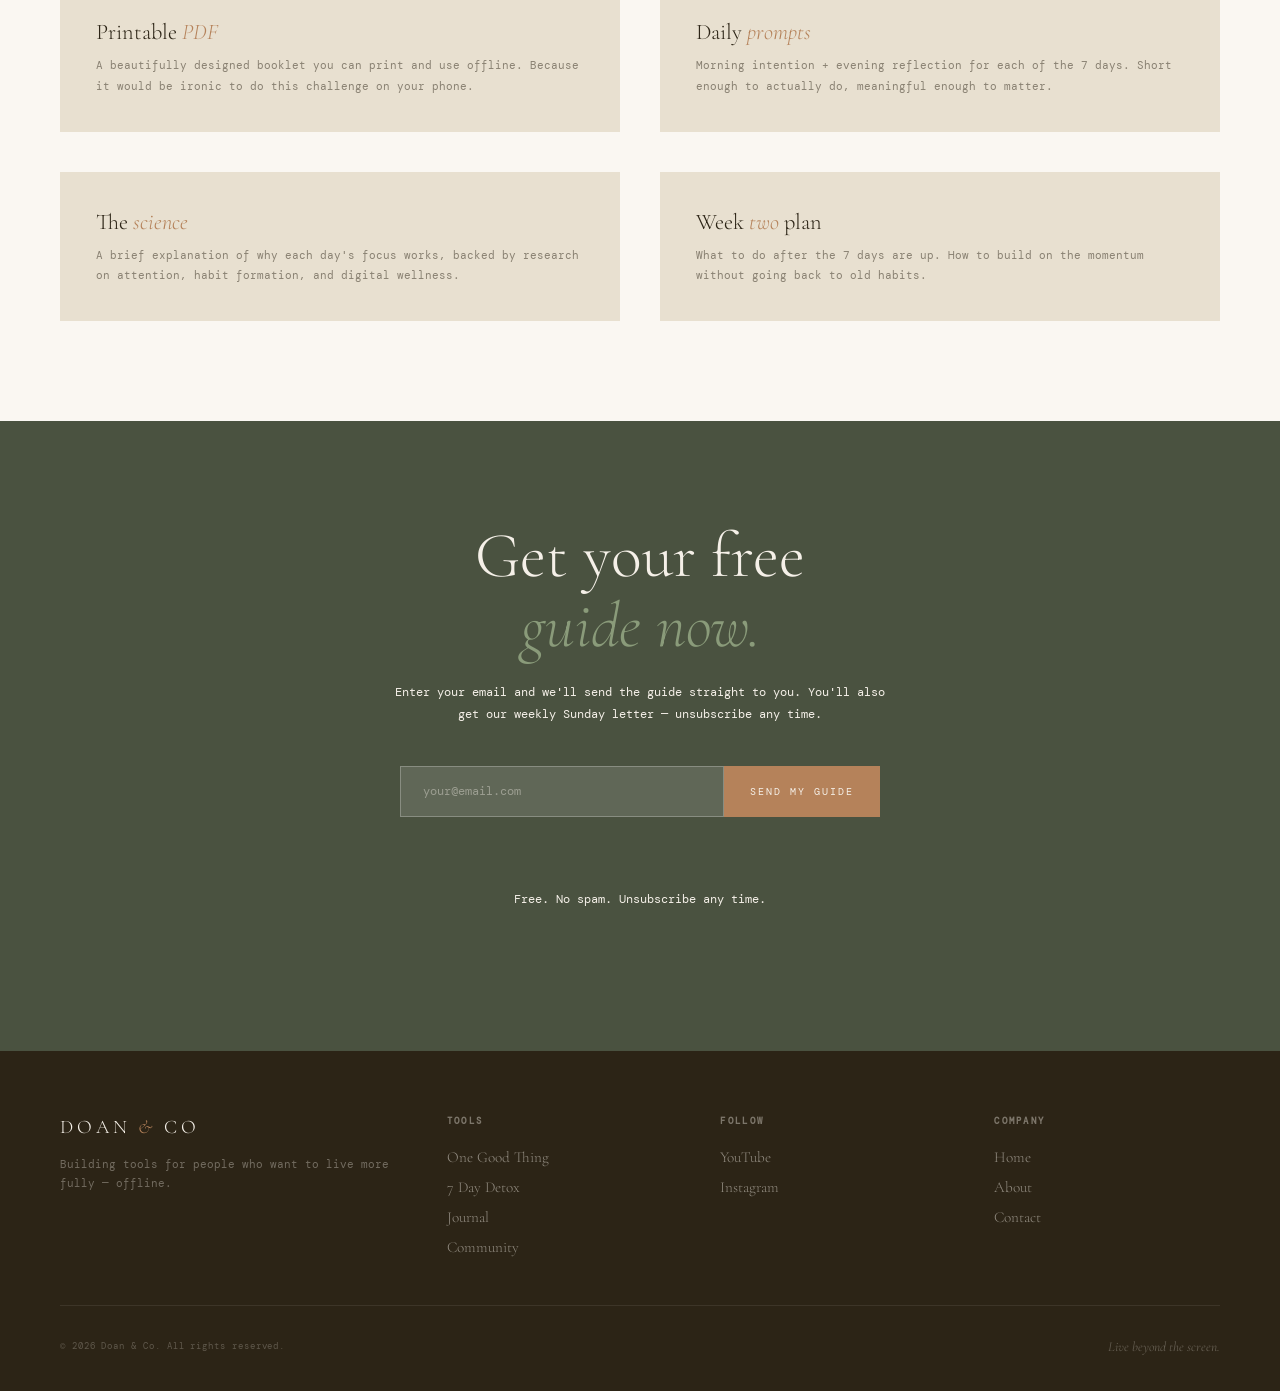
<file: detox/index.html>
<!DOCTYPE html>
<html lang="en">
<head>
  <meta charset="UTF-8"/>
  <meta name="viewport" content="width=device-width, initial-scale=1.0"/>
  <title>7 Day Offline Challenge — Doan & Co</title>
  <meta name="description" content="A free 7-day guide to reclaiming your time from screens."/>
  <link href="https://fonts.googleapis.com/css2?family=Cormorant+Garamond:ital,wght@0,300;0,400;0,500;1,300;1,400&family=DM+Mono:wght@300;400&display=swap" rel="stylesheet"/>
  <link rel="stylesheet" href="../assets/css/style.css"/>
  <style>
    .detox-hero{padding:160px 60px 100px;display:grid;grid-template-columns:1fr 1fr;gap:80px;align-items:center}
    .detox-hero-num{font-size:clamp(6rem,14vw,12rem);font-weight:300;line-height:1;color:var(--linen);position:absolute;right:60px;top:120px;pointer-events:none}
    .days-section{padding:100px 60px;background:var(--linen)}
    .days-grid{display:grid;grid-template-columns:1fr;gap:2px;margin-top:60px}
    .day-card{background:var(--warm-white);padding:40px 44px;display:grid;grid-template-columns:80px 1fr;gap:32px;align-items:start;transition:background .3s}
    .day-card:hover{background:var(--cream)}
    .day-num-big{font-size:2.8rem;font-weight:300;color:var(--clay);line-height:1}
    .day-label{font-family:'DM Mono',monospace;font-size:.58rem;letter-spacing:.2em;text-transform:uppercase;opacity:.4;margin-bottom:6px}
    .day-title{font-size:1.5rem;font-weight:300;margin-bottom:10px}
    .day-title em{font-style:italic;color:var(--moss)}
    .day-desc{font-family:'DM Mono',monospace;font-size:.72rem;line-height:1.8;opacity:.5}
    .day-ph{background:var(--linen);border:1px dashed rgba(44,36,22,.15);padding:16px;margin-top:12px;font-family:'DM Mono',monospace;font-size:.6rem;opacity:.35;border-radius:4px}
    /* What you get */
    .what-you-get{padding:100px 60px}
    .wyg-grid{display:grid;grid-template-columns:repeat(2,1fr);gap:40px;margin-top:56px}
    .wyg-item{padding:36px;background:var(--linen)}
    .wyg-item h3{font-size:1.4rem;font-weight:300;margin-bottom:10px}
    .wyg-item h3 em{font-style:italic;color:var(--clay)}
    .wyg-item p{font-family:'DM Mono',monospace;font-size:.7rem;line-height:1.8;opacity:.5}
    /* Download CTA */
    .detox-cta{background:var(--moss);padding:100px 60px;text-align:center}
    .detox-cta h2{font-size:clamp(2.5rem,5vw,4rem);font-weight:300;line-height:1.1;color:var(--cream);margin-bottom:20px}
    .detox-cta h2 em{font-style:italic;color:var(--sage)}
    .detox-cta p{font-family:'DM Mono',monospace;font-size:.72rem;line-height:1.9;color:var(--cream);opacity:.5;max-width:500px;margin:0 auto 40px}
    .email-capture{display:flex;gap:0;max-width:480px;margin:0 auto}
    .email-input{flex:1;padding:17px 22px;background:rgba(255,255,255,.12);border:1px solid rgba(255,255,255,.25);font-family:'DM Mono',monospace;font-size:.72rem;color:var(--cream);outline:none}
    .email-input::placeholder{opacity:.4;color:var(--cream)}
    .email-btn{background:var(--clay);color:var(--cream);border:none;padding:17px 26px;font-family:'DM Mono',monospace;font-size:.62rem;letter-spacing:.2em;text-transform:uppercase;cursor:none;transition:background .3s;white-space:nowrap}
    .email-btn:hover{background:var(--bark)}
    .cta-note{font-family:'DM Mono',monospace;font-size:.6rem;color:var(--cream);opacity:.3;margin-top:14px}
    @media(max-width:900px){
      .detox-hero{grid-template-columns:1fr;padding:120px 24px 60px}
      .detox-hero-num{display:none}
      .days-section{padding:60px 24px}
      .day-card{grid-template-columns:50px 1fr;gap:20px;padding:28px 24px}
      .what-you-get{padding:60px 24px}
      .wyg-grid{grid-template-columns:1fr}
      .detox-cta{padding:60px 24px}
      .email-capture{flex-direction:column}
    }
  </style>
</head>
<body>
<div class="cursor" id="cursor"></div>
<div class="cursor-ring" id="cursorRing"></div>

<nav id="mainNav">
  <a href="../index.html" class="nav-logo">Doan <span>&</span> Co</a>
  <ul class="nav-links" id="navLinks">
    <li><a href="../index.html#philosophy">Philosophy</a></li>
    <li><a href="../index.html#tools">Tools</a></li>
    <li><a href="../journal/index.html">Journal</a></li>
    <li><a href="../community/index.html">Community</a></li>
    <li><a href="#download" class="nav-cta">Get Free Guide</a></li>
  </ul>
  <button class="nav-hamburger" id="hamburger" aria-label="Menu">
    <span></span><span></span><span></span>
  </button>
</nav>

<!-- HERO -->
<section class="detox-hero" style="position:relative">
  <div>
    <a href="../index.html" class="back-link">Back to Home</a>
    <p style="font-family:'DM Mono',monospace;font-size:.65rem;letter-spacing:.3em;text-transform:uppercase;color:var(--clay);margin-bottom:24px">Guide · Free Download</p>
    <h1 style="font-size:clamp(3rem,6vw,5rem);font-weight:300;line-height:1.08"><em style="font-style:italic;color:var(--moss)">7 Days</em><br>Offline Challenge.</h1>
    <div style="width:48px;height:1px;background:var(--clay);margin:32px 0"></div>
    <p style="font-size:1.2rem;font-weight:300;line-height:1.8;max-width:480px">A structured, day-by-day guide to reclaiming your mornings, evenings, and weekends from the feed. Free. No app required. Just you, some intention, and seven days.</p>
    <div class="btn-group">
      <a href="#download" class="btn-clay">Download Free Guide</a>
      <a href="#days" class="btn-secondary">See What's Inside</a>
    </div>
  </div>
  <div class="reveal" style="display:flex;align-items:center;justify-content:center">
    <div style="background:var(--linen);padding:48px;max-width:340px;width:100%">
      <div style="font-family:'DM Mono',monospace;font-size:.6rem;letter-spacing:.2em;text-transform:uppercase;color:var(--clay);margin-bottom:20px">Inside the guide</div>
      <ul style="list-style:none;display:flex;flex-direction:column;gap:12px">
        <li style="font-family:'DM Mono',monospace;font-size:.72rem;opacity:.6;display:flex;gap:12px;align-items:flex-start"><span style="color:var(--clay)">01</span> A daily intention prompt</li>
        <li style="font-family:'DM Mono',monospace;font-size:.72rem;opacity:.6;display:flex;gap:12px;align-items:flex-start"><span style="color:var(--clay)">02</span> One concrete offline action</li>
        <li style="font-family:'DM Mono',monospace;font-size:.72rem;opacity:.6;display:flex;gap:12px;align-items:flex-start"><span style="color:var(--clay)">03</span> An evening reflection question</li>
        <li style="font-family:'DM Mono',monospace;font-size:.72rem;opacity:.6;display:flex;gap:12px;align-items:flex-start"><span style="color:var(--clay)">04</span> Science behind each day's focus</li>
        <li style="font-family:'DM Mono',monospace;font-size:.72rem;opacity:.6;display:flex;gap:12px;align-items:flex-start"><span style="color:var(--clay)">05</span> Printable journal pages</li>
      </ul>
    </div>
  </div>
  <div class="detox-hero-num">7</div>
</section>

<!-- DAYS -->
<section class="days-section" id="days">
  <div class="reveal">
    <p class="section-label">The 7 Days</p>
    <h2 class="section-title">One focus.<br><em>Every day.</em></h2>
    <p style="font-family:'DM Mono',monospace;font-size:.72rem;opacity:.45;max-width:500px;line-height:1.8;margin-top:8px">Full content for each day will be added here. The structure below shows how each day is organized.</p>
  </div>
  <div class="days-grid">
    <div class="day-card reveal">
      <div><div class="day-num-big">1</div></div>
      <div>
        <div class="day-label">Day One</div>
        <h3 class="day-title">The <em>Morning</em> Reset</h3>
        <p class="day-desc">Start the week by reclaiming your first hour. No phone until you've done one real-world thing.</p>
        <div class="day-ph">📝 Add your Day 1 content here — tips, inspiration, the science behind phone-free mornings.</div>
      </div>
    </div>
    <div class="day-card reveal">
      <div><div class="day-num-big">2</div></div>
      <div>
        <div class="day-label">Day Two</div>
        <h3 class="day-title">The <em>Meal</em> Presence</h3>
        <p class="day-desc">Every meal today — phone face-down. Notice what changes when you actually taste your food.</p>
        <div class="day-ph">📝 Add your Day 2 content here.</div>
      </div>
    </div>
    <div class="day-card reveal">
      <div><div class="day-num-big">3</div></div>
      <div>
        <div class="day-label">Day Three</div>
        <h3 class="day-title">The <em>Walk</em> Without</h3>
        <p class="day-desc">A 20-minute walk with no headphones, no podcast, no phone. Just you and whatever's around you.</p>
        <div class="day-ph">📝 Add your Day 3 content here.</div>
      </div>
    </div>
    <div class="day-card reveal">
      <div><div class="day-num-big">4</div></div>
      <div>
        <div class="day-label">Day Four</div>
        <h3 class="day-title">The <em>Notification</em> Audit</h3>
        <p class="day-desc">Turn off every notification that doesn't require an immediate response. Most don't.</p>
        <div class="day-ph">📝 Add your Day 4 content here.</div>
      </div>
    </div>
    <div class="day-card reveal">
      <div><div class="day-num-big">5</div></div>
      <div>
        <div class="day-label">Day Five</div>
        <h3 class="day-title">The <em>Analog</em> Hour</h3>
        <p class="day-desc">One hour doing something with your hands — cooking, writing, drawing, building. Anything that isn't a screen.</p>
        <div class="day-ph">📝 Add your Day 5 content here.</div>
      </div>
    </div>
    <div class="day-card reveal">
      <div><div class="day-num-big">6</div></div>
      <div>
        <div class="day-label">Day Six</div>
        <h3 class="day-title">The <em>Connection</em> Shift</h3>
        <p class="day-desc">Reach out to one person today — but not by text. Call them, write them a letter, or show up in person.</p>
        <div class="day-ph">📝 Add your Day 6 content here.</div>
      </div>
    </div>
    <div class="day-card reveal">
      <div><div class="day-num-big">7</div></div>
      <div>
        <div class="day-label">Day Seven</div>
        <h3 class="day-title">The <em>Design</em> Your Life Day</h3>
        <p class="day-desc">Take everything you've learned this week and decide what you want your actual relationship with technology to look like going forward.</p>
        <div class="day-ph">📝 Add your Day 7 content here.</div>
      </div>
    </div>
  </div>
</section>

<!-- WHAT YOU GET -->
<section class="what-you-get">
  <div class="reveal">
    <p class="section-label">What's Included</p>
    <h2 class="section-title">Everything you need.<br><em>Nothing you don't.</em></h2>
  </div>
  <div class="wyg-grid">
    <div class="wyg-item reveal">
      <h3>Printable <em>PDF</em></h3>
      <p>A beautifully designed booklet you can print and use offline. Because it would be ironic to do this challenge on your phone.</p>
    </div>
    <div class="wyg-item reveal">
      <h3>Daily <em>prompts</em></h3>
      <p>Morning intention + evening reflection for each of the 7 days. Short enough to actually do, meaningful enough to matter.</p>
    </div>
    <div class="wyg-item reveal">
      <h3>The <em>science</em></h3>
      <p>A brief explanation of why each day's focus works, backed by research on attention, habit formation, and digital wellness.</p>
    </div>
    <div class="wyg-item reveal">
      <h3>Week <em>two</em> plan</h3>
      <p>What to do after the 7 days are up. How to build on the momentum without going back to old habits.</p>
    </div>
  </div>
</section>

<!-- DOWNLOAD CTA -->
<section class="detox-cta" id="download">
  <h2 class="reveal">Get your free<br><em>guide now.</em></h2>
  <p class="reveal">Enter your email and we'll send the guide straight to you. You'll also get our weekly Sunday letter — unsubscribe any time.</p>
  <form name="detox-guide" method="POST" data-netlify="true" data-netlify-honeypot="bot-field" onsubmit="handleFormSubmit(event,'detox')" style="display:contents">
    <input type="hidden" name="form-name" value="detox-guide"/>
    <div class="email-capture reveal">
      <input type="email" name="email" class="email-input" placeholder="your@email.com" required/>
      <button type="submit" class="email-btn" id="detoxBtn">Send My Guide</button>
    </div>
  </form>
  <p id="detoxNote" style="font-family:'DM Mono',monospace;font-size:.6rem;color:var(--cream);opacity:0;margin-top:14px;transition:opacity .5s">&#10003; Check your inbox — guide is on its way!</p>
  <p class="cta-note reveal">Free. No spam. Unsubscribe any time.</p>
</section>

<!-- FOOTER -->
<footer>
  <div class="footer-top">
    <div class="footer-brand">
      <span class="logo">Doan <span>&</span> Co</span>
      <p>Building tools for people who want to live more fully — offline.</p>
    </div>
    <div class="footer-col">
      <h4>Tools</h4>
      <ul>
        <li><a href="../app/index.html">One Good Thing</a></li>
        <li><a href="index.html">7 Day Detox</a></li>
        <li><a href="../journal/index.html">Journal</a></li>
        <li><a href="../community/index.html">Community</a></li>
      </ul>
    </div>
    <div class="footer-col">
      <h4>Follow</h4>
      <ul>
        <li><a href="https://youtube.com/@doanandco" target="_blank" rel="noopener">YouTube</a></li>
        <li><a href="https://instagram.com/doan.and.co" target="_blank" rel="noopener">Instagram</a></li>
      </ul>
    </div>
    <div class="footer-col">
      <h4>Company</h4>
      <ul>
        <li><a href="../index.html">Home</a></li>
        <li><a href="#">About</a></li>
        <li><a href="#">Contact</a></li>
      </ul>
    </div>
  </div>
  <div class="footer-bottom">
    <span class="footer-copy">© 2026 Doan & Co. All rights reserved.</span>
    <span class="footer-tagline">Live beyond the screen.</span>
  </div>
</footer>

<script src="../assets/js/main.js">
  /* ── FORM HANDLERS ── */
  function handleNewsletterSubmit(e) {
    e.preventDefault();
    const form = e.target;
    const btn = document.getElementById('newsletterBtn');
    const note = document.getElementById('newsletterNote');
    btn.textContent = 'Sending...';
    btn.disabled = true;
    fetch('/', { method: 'POST', headers: {'Content-Type':'application/x-www-form-urlencoded'},
      body: new URLSearchParams(new FormData(form)).toString() })
      .then(() => {
        btn.textContent = '✓ Joined';
        note.textContent = 'You're in! See you Sunday.';
        note.style.color = 'var(--clay)';
      })
      .catch(() => {
        btn.textContent = 'Try again';
        btn.disabled = false;
      });
  }
  function handleFormSubmit(e, type) {
    e.preventDefault();
    const form = e.target;
    const btn = document.getElementById(type + 'Btn');
    const note = document.getElementById(type + 'Note');
    if(btn) { btn.textContent = 'Sending...'; btn.disabled = true; }
    fetch('/', { method: 'POST', headers: {'Content-Type':'application/x-www-form-urlencoded'},
      body: new URLSearchParams(new FormData(form)).toString() })
      .then(() => {
        if(btn) btn.textContent = '✓ Done';
        if(note) note.style.opacity = '1';
      })
      .catch(() => {
        if(btn) { btn.textContent = 'Try again'; btn.disabled = false; }
      });
  }
</script>
</body>
</html>
</file>
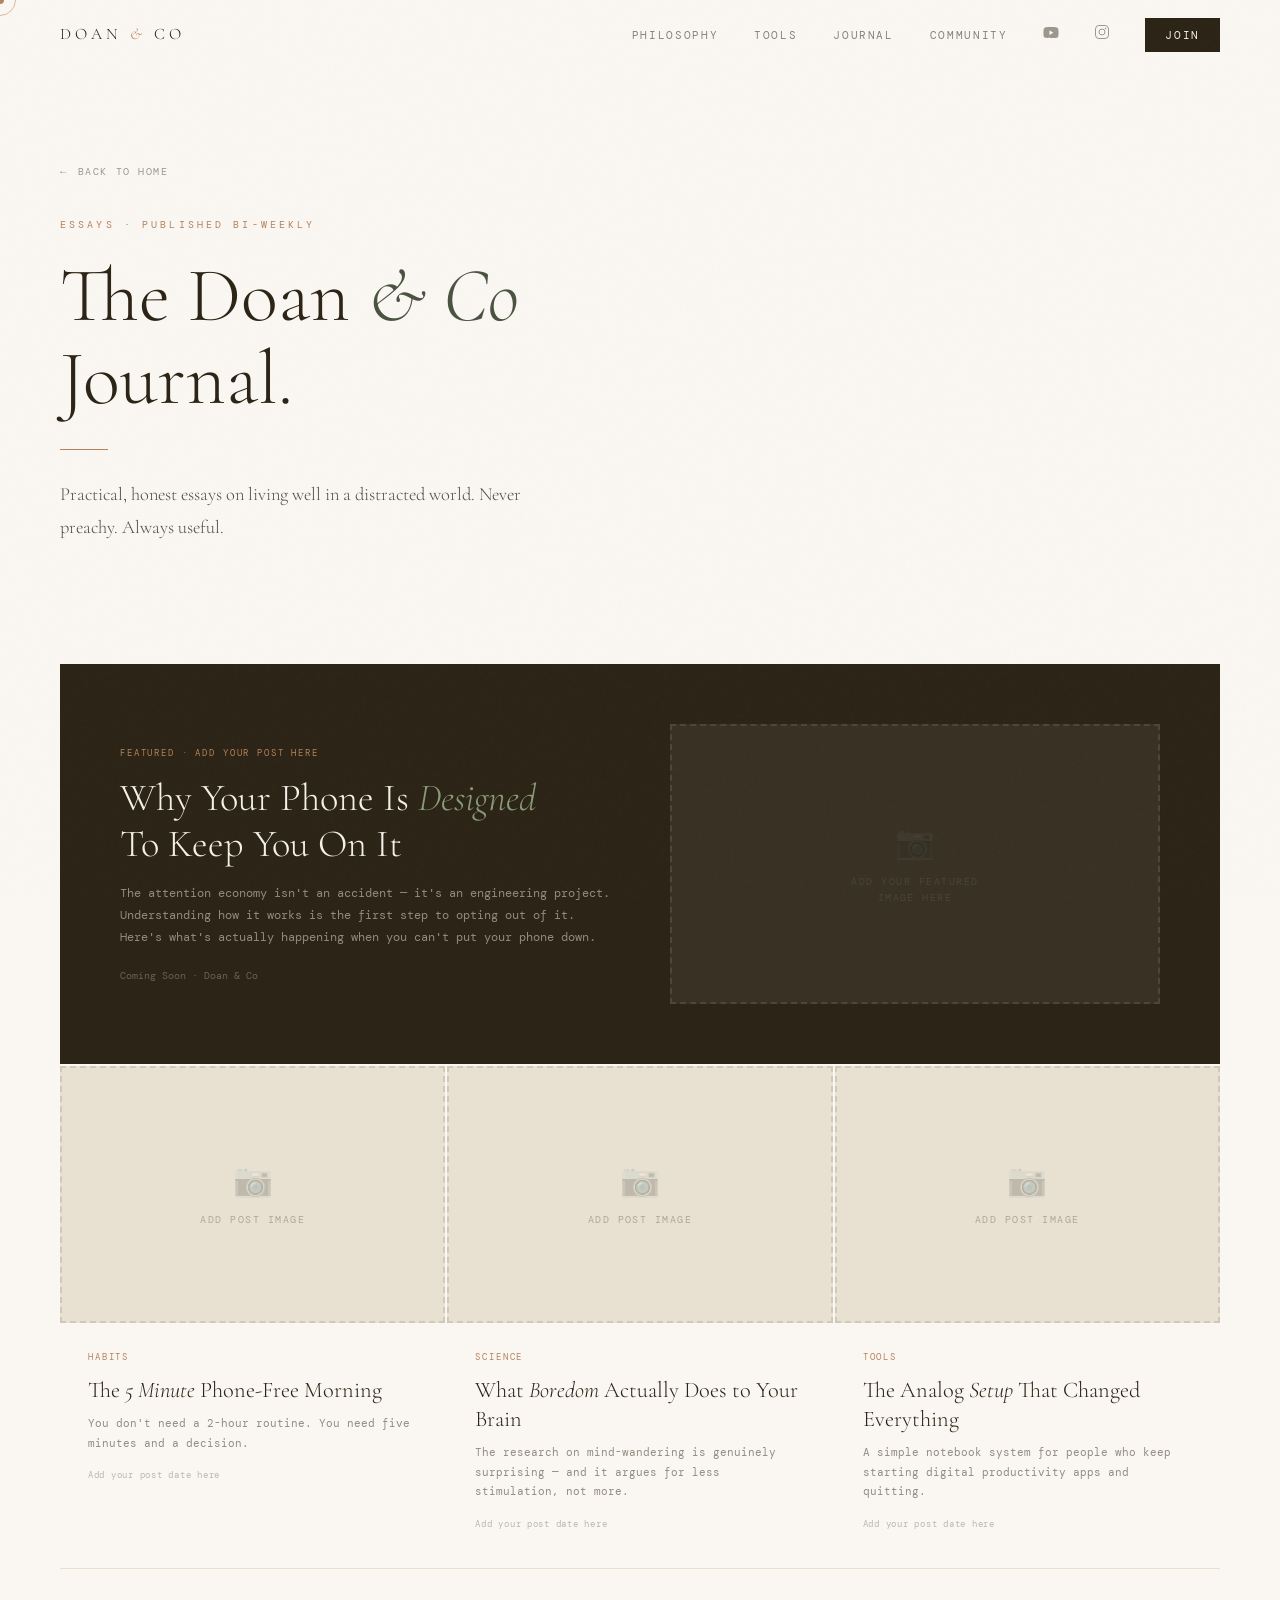
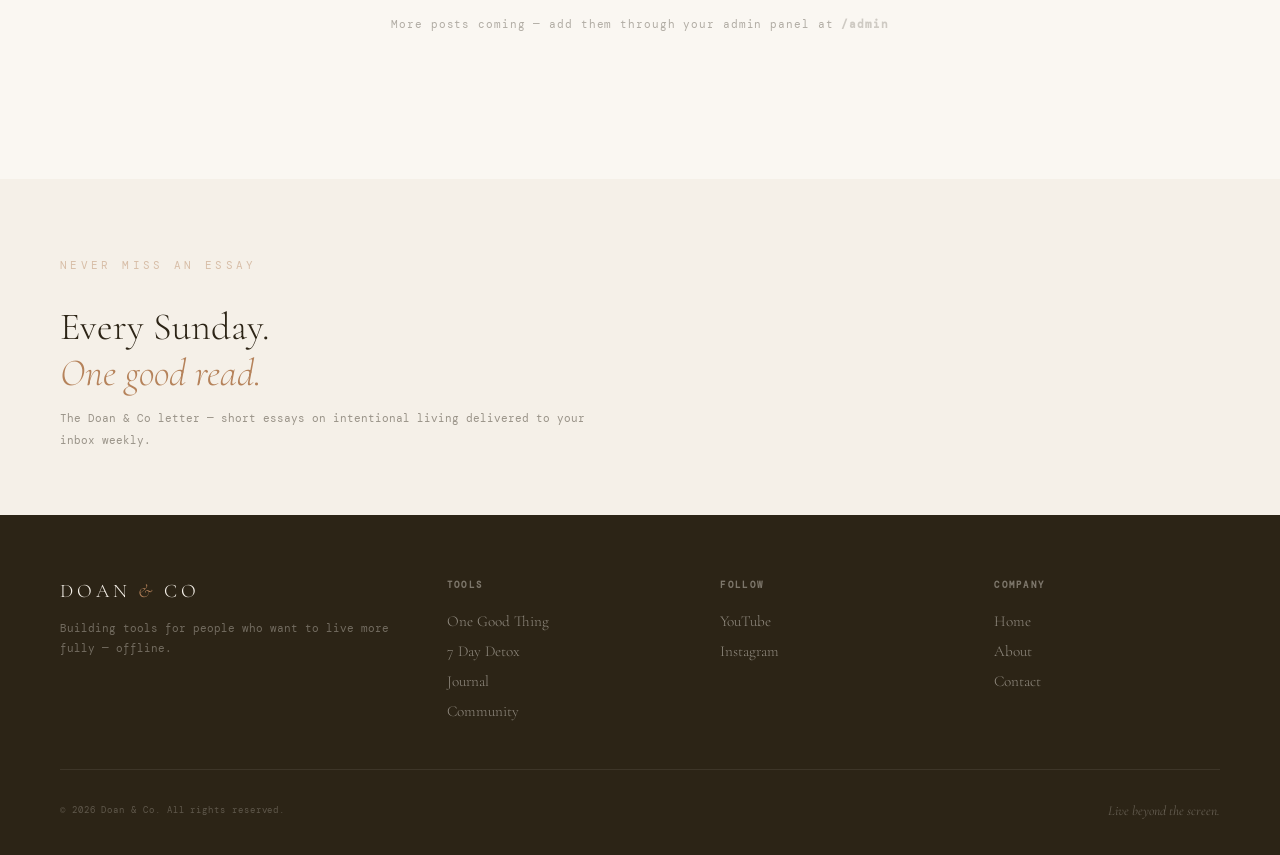
<file: journal/index.html>
<!DOCTYPE html>
<html lang="en">
<head>
  <meta charset="UTF-8"/>
  <meta name="viewport" content="width=device-width, initial-scale=1.0"/>
  <title>The Journal — Doan & Co</title>
  <meta name="description" content="Essays on living well in a distracted world."/>
  <link href="https://fonts.googleapis.com/css2?family=Cormorant+Garamond:ital,wght@0,300;0,400;0,500;1,300;1,400&family=DM+Mono:wght@300;400&display=swap" rel="stylesheet"/>
  <link rel="stylesheet" href="../assets/css/style.css"/>
  <style>
    .journal-hero{padding:160px 60px 80px}
    .posts-section{padding:40px 60px 100px}
    .posts-grid{display:grid;grid-template-columns:repeat(3,1fr);gap:2px}
    .post-card{background:var(--warm-white);padding:0;text-decoration:none;color:var(--bark);display:block;transition:transform .3s;overflow:hidden}
    .post-card:hover{transform:translateY(-4px)}
    .post-img{width:100%;aspect-ratio:3/2;overflow:hidden}
    .post-img .img-placeholder{width:100%;height:100%;min-height:200px}
    .post-body{padding:28px 28px 36px}
    .post-tag{font-family:'DM Mono',monospace;font-size:.58rem;letter-spacing:.2em;text-transform:uppercase;color:var(--clay);margin-bottom:12px}
    .post-title{font-size:1.4rem;font-weight:300;line-height:1.3;margin-bottom:10px}
    .post-title em{font-style:italic}
    .post-excerpt{font-family:'DM Mono',monospace;font-size:.68rem;line-height:1.8;opacity:.5}
    .post-date{font-family:'DM Mono',monospace;font-size:.58rem;opacity:.3;margin-top:16px;letter-spacing:.08em}
    /* Featured post */
    .featured-post{background:var(--bark);color:var(--cream);padding:60px;display:grid;grid-template-columns:1fr 1fr;gap:60px;align-items:center;margin-bottom:2px;text-decoration:none;transition:opacity .3s}
    .featured-post:hover{opacity:.92}
    .featured-tag{font-family:'DM Mono',monospace;font-size:.58rem;letter-spacing:.2em;text-transform:uppercase;color:var(--clay);margin-bottom:16px}
    .featured-title{font-size:clamp(1.8rem,3vw,2.8rem);font-weight:300;line-height:1.2;color:var(--cream);margin-bottom:16px}
    .featured-title em{font-style:italic;color:var(--sage)}
    .featured-excerpt{font-family:'DM Mono',monospace;font-size:.72rem;line-height:1.9;color:var(--cream);opacity:.5}
    .featured-meta{font-family:'DM Mono',monospace;font-size:.6rem;opacity:.3;margin-top:20px;color:var(--cream)}
    .featured-img .img-placeholder{min-height:300px;background:rgba(255,255,255,.06);border-color:rgba(255,255,255,.1)}
    .featured-img .ph-text,.featured-img .ph-icon{color:var(--cream)}
    /* Newsletter strip */
    .journal-newsletter{background:var(--cream);padding:64px 60px;display:grid;grid-template-columns:1fr 1fr;gap:60px;align-items:center}
    .journal-newsletter h3{font-size:clamp(1.8rem,3vw,2.4rem);font-weight:300;line-height:1.2}
    .journal-newsletter h3 em{font-style:italic;color:var(--clay)}
    .journal-newsletter p{font-family:'DM Mono',monospace;font-size:.7rem;line-height:1.9;opacity:.45;margin-top:12px}
    .jn-form{display:flex;gap:0}
    .jn-input{flex:1;padding:16px 20px;background:var(--warm-white);border:1px solid var(--linen);font-family:'DM Mono',monospace;font-size:.7rem;color:var(--bark);outline:none;transition:border-color .3s}
    .jn-input::placeholder{opacity:.35}
    .jn-input:focus{border-color:var(--clay)}
    .jn-btn{background:var(--clay);color:var(--cream);border:none;padding:16px 24px;font-family:'DM Mono',monospace;font-size:.6rem;letter-spacing:.18em;text-transform:uppercase;cursor:none;transition:background .3s}
    .jn-btn:hover{background:var(--bark)}
    @media(max-width:900px){
      .journal-hero{padding:120px 24px 60px}
      .posts-section{padding:24px 24px 80px}
      .posts-grid{grid-template-columns:1fr}
      .featured-post{grid-template-columns:1fr;padding:40px 24px}
      .journal-newsletter{grid-template-columns:1fr;padding:48px 24px}
    }
  </style>
</head>
<body>
<div class="cursor" id="cursor"></div>
<div class="cursor-ring" id="cursorRing"></div>

<nav id="mainNav">
  <a href="../index.html" class="nav-logo">Doan <span>&</span> Co</a>
  <ul class="nav-links" id="navLinks">
    <li><a href="../index.html#philosophy">Philosophy</a></li>
    <li><a href="../index.html#tools">Tools</a></li>
    <li><a href="index.html">Journal</a></li>
    <li><a href="../community/index.html">Community</a></li>
    <li>
      <a href="https://youtube.com/@doanandco" target="_blank" rel="noopener" class="social-link ghost" title="YouTube" aria-label="YouTube">
        <svg width="16" height="12" viewBox="0 0 16 12" fill="none"><path d="M15.2 1.88A2 2 0 0 0 13.8.45C12.6.1 8 .1 8 .1S3.4.1 2.2.45A2 2 0 0 0 .8 1.88C.45 3.1.45 5.66.45 5.66s0 2.56.35 3.78A2 2 0 0 0 2.2 10.87C3.4 11.22 8 11.22 8 11.22s4.6 0 5.8-.35a2 2 0 0 0 1.4-1.43c.35-1.22.35-3.78.35-3.78s0-2.56-.35-3.78zM6.45 8.11V3.21l3.88 2.45-3.88 2.45z" fill="currentColor"/></svg>
      </a>
    </li>
    <li>
      <a href="https://instagram.com/doan.and.co" target="_blank" rel="noopener" class="social-link ghost" title="Instagram" aria-label="Instagram">
        <svg width="14" height="14" viewBox="0 0 14 14" fill="none"><rect x=".5" y=".5" width="13" height="13" rx="3.5" stroke="currentColor"/><circle cx="7" cy="7" r="3" stroke="currentColor"/><circle cx="10.5" cy="3.5" r=".75" fill="currentColor"/></svg>
      </a>
    </li>
    <li><a href="../index.html#newsletter" class="nav-cta">Join</a></li>
  </ul>
  <button class="nav-hamburger" id="hamburger" aria-label="Menu">
    <span></span><span></span><span></span>
  </button>
</nav>

<!-- HERO -->
<section class="journal-hero">
  <a href="../index.html" class="back-link">Back to Home</a>
  <p class="page-hero-eyebrow" style="opacity:1;animation:none">Essays · Published Bi-Weekly</p>
  <h1 style="font-size:clamp(3rem,6vw,5rem);font-weight:300;line-height:1.08;opacity:1;animation:none">The Doan <em style="font-style:italic;color:var(--moss)">&amp; Co</em><br>Journal.</h1>
  <div style="width:48px;height:1px;background:var(--clay);margin:28px 0"></div>
  <p style="font-size:1.15rem;font-weight:300;line-height:1.8;max-width:500px;opacity:.8">Practical, honest essays on living well in a distracted world. Never preachy. Always useful.</p>
</section>

<!-- POSTS -->
<section class="posts-section">

  <!-- Featured (placeholder — add your first real post here) -->
  <a href="#" class="featured-post reveal">
    <div>
      <div class="featured-tag">Featured · Add Your Post Here</div>
      <h2 class="featured-title">Why Your Phone Is <em>Designed</em><br>To Keep You On It</h2>
      <p class="featured-excerpt">The attention economy isn't an accident — it's an engineering project. Understanding how it works is the first step to opting out of it. Here's what's actually happening when you can't put your phone down.</p>
      <div class="featured-meta">Coming Soon · Doan & Co</div>
    </div>
    <div class="featured-img">
      <div class="img-placeholder" style="min-height:280px">
        <div class="ph-icon" style="color:rgba(255,255,255,.3);font-size:2rem">📷</div>
        <div class="ph-text" style="color:rgba(255,255,255,.3)">Add your featured image here</div>
      </div>
    </div>
  </a>

  <!-- Post grid (placeholders) -->
  <div class="posts-grid">
    <a href="#" class="post-card reveal">
      <div class="post-img"><div class="img-placeholder"><div class="ph-icon">📷</div><div class="ph-text">Add post image</div></div></div>
      <div class="post-body">
        <div class="post-tag">Habits</div>
        <h3 class="post-title">The <em>5 Minute</em> Phone-Free Morning</h3>
        <p class="post-excerpt">You don't need a 2-hour routine. You need five minutes and a decision.</p>
        <div class="post-date">Add your post date here</div>
      </div>
    </a>
    <a href="#" class="post-card reveal">
      <div class="post-img"><div class="img-placeholder"><div class="ph-icon">📷</div><div class="ph-text">Add post image</div></div></div>
      <div class="post-body">
        <div class="post-tag">Science</div>
        <h3 class="post-title">What <em>Boredom</em> Actually Does to Your Brain</h3>
        <p class="post-excerpt">The research on mind-wandering is genuinely surprising — and it argues for less stimulation, not more.</p>
        <div class="post-date">Add your post date here</div>
      </div>
    </a>
    <a href="#" class="post-card reveal">
      <div class="post-img"><div class="img-placeholder"><div class="ph-icon">📷</div><div class="ph-text">Add post image</div></div></div>
      <div class="post-body">
        <div class="post-tag">Tools</div>
        <h3 class="post-title">The Analog <em>Setup</em> That Changed Everything</h3>
        <p class="post-excerpt">A simple notebook system for people who keep starting digital productivity apps and quitting.</p>
        <div class="post-date">Add your post date here</div>
      </div>
    </a>
  </div>

  <!-- Add more posts note -->
  <div style="padding:48px 0;text-align:center;border-top:1px solid var(--linen);margin-top:2px">
    <p style="font-family:'DM Mono',monospace;font-size:.7rem;opacity:.35;letter-spacing:.08em">More posts coming — add them through your admin panel at <strong style="opacity:.6">/admin</strong></p>
  </div>
</section>

<!-- NEWSLETTER STRIP -->
<section class="journal-newsletter">
  <div class="reveal-left">
    <p class="section-label">Never Miss an Essay</p>
    <h3>Every Sunday.<br><em>One good read.</em></h3>
    <p>The Doan & Co letter — short essays on intentional living delivered to your inbox weekly.</p>
  </div>
  <div class="reveal">
    <form name="journal-newsletter" method="POST" data-netlify="true" data-netlify-honeypot="bot-field" onsubmit="handleFormSubmit(event,'journal')" style="display:contents">
      <input type="hidden" name="form-name" value="journal-newsletter"/>
      <div class="jn-form">
        <input type="email" name="email" class="jn-input" placeholder="your@email.com" required/>
        <button type="submit" class="jn-btn" id="journalBtn">Subscribe</button>
      </div>
    </form>
    <p id="journalNote" style="font-family:'DM Mono',monospace;font-size:.6rem;opacity:0;margin-top:10px;transition:opacity .5s">&#10003; You're in! See you Sunday.</p>
    <p style="font-family:'DM Mono',monospace;font-size:.6rem;opacity:.3;margin-top:10px">No spam. Unsubscribe any time.</p>
  </div>
</section>

<!-- FOOTER -->
<footer>
  <div class="footer-top">
    <div class="footer-brand">
      <span class="logo">Doan <span>&</span> Co</span>
      <p>Building tools for people who want to live more fully — offline.</p>
    </div>
    <div class="footer-col">
      <h4>Tools</h4>
      <ul>
        <li><a href="../app/index.html">One Good Thing</a></li>
        <li><a href="../detox/index.html">7 Day Detox</a></li>
        <li><a href="index.html">Journal</a></li>
        <li><a href="../community/index.html">Community</a></li>
      </ul>
    </div>
    <div class="footer-col">
      <h4>Follow</h4>
      <ul>
        <li><a href="https://youtube.com/@doanandco" target="_blank" rel="noopener">YouTube</a></li>
        <li><a href="https://instagram.com/doan.and.co" target="_blank" rel="noopener">Instagram</a></li>
      </ul>
    </div>
    <div class="footer-col">
      <h4>Company</h4>
      <ul>
        <li><a href="../index.html">Home</a></li>
        <li><a href="#">About</a></li>
        <li><a href="#">Contact</a></li>
      </ul>
    </div>
  </div>
  <div class="footer-bottom">
    <span class="footer-copy">© 2026 Doan & Co. All rights reserved.</span>
    <span class="footer-tagline">Live beyond the screen.</span>
  </div>
</footer>

<script src="../assets/js/main.js">
  /* ── FORM HANDLERS ── */
  function handleNewsletterSubmit(e) {
    e.preventDefault();
    const form = e.target;
    const btn = document.getElementById('newsletterBtn');
    const note = document.getElementById('newsletterNote');
    btn.textContent = 'Sending...';
    btn.disabled = true;
    fetch('/', { method: 'POST', headers: {'Content-Type':'application/x-www-form-urlencoded'},
      body: new URLSearchParams(new FormData(form)).toString() })
      .then(() => {
        btn.textContent = '✓ Joined';
        note.textContent = 'You're in! See you Sunday.';
        note.style.color = 'var(--clay)';
      })
      .catch(() => {
        btn.textContent = 'Try again';
        btn.disabled = false;
      });
  }
  function handleFormSubmit(e, type) {
    e.preventDefault();
    const form = e.target;
    const btn = document.getElementById(type + 'Btn');
    const note = document.getElementById(type + 'Note');
    if(btn) { btn.textContent = 'Sending...'; btn.disabled = true; }
    fetch('/', { method: 'POST', headers: {'Content-Type':'application/x-www-form-urlencoded'},
      body: new URLSearchParams(new FormData(form)).toString() })
      .then(() => {
        if(btn) btn.textContent = '✓ Done';
        if(note) note.style.opacity = '1';
      })
      .catch(() => {
        if(btn) { btn.textContent = 'Try again'; btn.disabled = false; }
      });
  }
</script>
</body>
</html>
</file>
<file: assets/css/style.css>
/* ============================================================
   DOAN & CO — Global Stylesheet
   ============================================================ */
*,*::before,*::after{box-sizing:border-box;margin:0;padding:0}
:root{
  --cream:#F5F0E8;--warm-white:#FAF7F2;--bark:#2C2416;
  --moss:#4A5240;--clay:#B5825A;--sage:#8A9B7A;--linen:#E8E0D0;
}
html{scroll-behavior:smooth}
body{background:var(--warm-white);color:var(--bark);font-family:'Cormorant Garamond',Georgia,serif;overflow-x:hidden;cursor:none}

/* CURSOR */
.cursor{width:8px;height:8px;background:var(--clay);border-radius:50%;position:fixed;top:0;left:0;pointer-events:none;z-index:9999;transform:translate(-50%,-50%)}
.cursor-ring{width:32px;height:32px;border:1px solid var(--clay);border-radius:50%;position:fixed;top:0;left:0;pointer-events:none;z-index:9998;transform:translate(-50%,-50%);opacity:.5;transition:opacity .3s}

/* GRAIN */
body::before{content:'';position:fixed;inset:0;background-image:url("data:image/svg+xml,%3Csvg viewBox='0 0 256 256' xmlns='http://www.w3.org/2000/svg'%3E%3Cfilter id='n'%3E%3CfeTurbulence type='fractalNoise' baseFrequency='0.85' numOctaves='4' stitchTiles='stitch'/%3E%3C/filter%3E%3Crect width='100%25' height='100%25' filter='url(%23n)' opacity='0.03'/%3E%3C/svg%3E");pointer-events:none;z-index:1000;opacity:.45}

/* NAV */
nav{position:fixed;top:0;left:0;right:0;z-index:200;padding:24px 60px;display:flex;justify-content:space-between;align-items:center;transition:background .4s,box-shadow .4s}
nav.scrolled{background:rgba(250,247,242,.94);backdrop-filter:blur(12px);box-shadow:0 1px 0 rgba(44,36,22,.07)}
.nav-logo{font-weight:300;font-size:1rem;letter-spacing:.25em;text-transform:uppercase;color:var(--bark);text-decoration:none}
.nav-logo span{font-style:italic;color:var(--clay)}
.nav-links{display:flex;gap:36px;list-style:none;align-items:center}
.nav-links a{font-family:'DM Mono',monospace;font-size:.68rem;letter-spacing:.15em;text-transform:uppercase;color:var(--bark);text-decoration:none;opacity:.55;position:relative;transition:opacity .3s}
.nav-links a::after{content:'';position:absolute;bottom:-2px;left:0;width:0;height:1px;background:var(--clay);transition:width .3s}
.nav-links a:hover{opacity:1}
.nav-links a:hover::after{width:100%}
.nav-links a.nav-cta{background:var(--bark);color:var(--cream);padding:10px 20px;opacity:1;transition:background .3s}
.nav-links a.nav-cta::after{display:none}
.nav-links a.nav-cta:hover{background:var(--moss)}
.nav-hamburger{display:none;flex-direction:column;gap:5px;background:none;border:none;cursor:none;padding:4px}
.nav-hamburger span{width:22px;height:1px;background:var(--bark);display:block;transition:transform .3s,opacity .3s}

/* PAGE HERO */
.page-hero{padding:160px 60px 80px;position:relative;overflow:hidden}
.page-hero-eyebrow{font-family:'DM Mono',monospace;font-size:.65rem;letter-spacing:.3em;text-transform:uppercase;color:var(--clay);margin-bottom:24px;opacity:0;animation:fadeUp .8s ease .2s forwards}
.page-hero h1{font-size:clamp(3rem,6vw,5rem);font-weight:300;line-height:1.08;opacity:0;animation:fadeUp .8s ease .4s forwards}
.page-hero h1 em{font-style:italic;color:var(--moss);display:block}
.page-hero-divider{width:0;height:1px;background:var(--clay);margin:32px 0;animation:growLine .8s ease .8s forwards}
.page-hero-body{font-size:1.2rem;font-weight:300;line-height:1.8;max-width:560px;opacity:0;animation:fadeUp .8s ease .9s forwards}

/* UTILITIES */
.section-label{font-family:'DM Mono',monospace;font-size:.65rem;letter-spacing:.3em;text-transform:uppercase;color:var(--clay);margin-bottom:28px}
.section-title{font-size:clamp(2.2rem,4vw,3.2rem);font-weight:300;line-height:1.15;margin-bottom:20px}
.section-title em{font-style:italic;color:var(--moss)}
.container{padding:100px 60px}

/* BUTTONS */
.btn-primary{display:inline-block;background:var(--bark);color:var(--cream);padding:16px 36px;font-family:'DM Mono',monospace;font-size:.7rem;letter-spacing:.2em;text-transform:uppercase;text-decoration:none;transition:background .3s,transform .2s}
.btn-primary:hover{background:var(--moss);transform:translateY(-2px)}
.btn-secondary{display:inline-block;background:transparent;color:var(--bark);padding:15px 35px;font-family:'DM Mono',monospace;font-size:.7rem;letter-spacing:.2em;text-transform:uppercase;text-decoration:none;border:1px solid var(--bark);transition:background .3s,color .3s}
.btn-secondary:hover{background:var(--bark);color:var(--cream)}
.btn-clay{display:inline-block;background:var(--clay);color:var(--cream);padding:16px 36px;font-family:'DM Mono',monospace;font-size:.7rem;letter-spacing:.2em;text-transform:uppercase;text-decoration:none;transition:background .3s,transform .2s}
.btn-clay:hover{background:var(--bark);transform:translateY(-2px)}
.btn-group{display:flex;gap:16px;flex-wrap:wrap;align-items:center;margin-top:40px}

/* BACK LINK */
.back-link{display:inline-flex;align-items:center;gap:10px;font-family:'DM Mono',monospace;font-size:.65rem;letter-spacing:.15em;text-transform:uppercase;color:var(--bark);text-decoration:none;opacity:.45;transition:opacity .3s;margin-bottom:40px}
.back-link:hover{opacity:1}
.back-link::before{content:'←'}

/* FOOTER */
footer{background:var(--bark);color:var(--cream);padding:64px 60px 36px}
.footer-top{display:grid;grid-template-columns:1.5fr 1fr 1fr 1fr;gap:48px;padding-bottom:48px;border-bottom:1px solid rgba(255,255,255,.08);margin-bottom:32px}
.footer-brand .logo{font-size:1.2rem;font-weight:300;letter-spacing:.2em;text-transform:uppercase;margin-bottom:16px;display:block}
.footer-brand .logo span{font-style:italic;color:var(--clay)}
.footer-brand p{font-family:'DM Mono',monospace;font-size:.68rem;line-height:1.8;opacity:.35}
.footer-col h4{font-family:'DM Mono',monospace;font-size:.58rem;letter-spacing:.25em;text-transform:uppercase;opacity:.4;margin-bottom:20px}
.footer-col ul{list-style:none;display:flex;flex-direction:column;gap:10px}
.footer-col a{font-size:.95rem;font-weight:300;color:var(--cream);text-decoration:none;opacity:.5;transition:opacity .3s,padding-left .3s}
.footer-col a:hover{opacity:1;padding-left:4px}
.footer-bottom{display:flex;justify-content:space-between;align-items:center}
.footer-copy{font-family:'DM Mono',monospace;font-size:.58rem;opacity:.25;letter-spacing:.1em}
.footer-tagline{font-style:italic;font-size:.85rem;opacity:.28}

/* REVEALS */
.reveal{opacity:0;transform:translateY(28px);transition:opacity .9s ease,transform .9s ease}
.reveal.visible{opacity:1;transform:translateY(0)}
.reveal-left{opacity:0;transform:translateX(-28px);transition:opacity .9s ease,transform .9s ease}
.reveal-left.visible{opacity:1;transform:translateX(0)}

/* MARQUEE */
.marquee-section{background:var(--bark);padding:16px 0;overflow:hidden}
.marquee-track{display:flex;gap:60px;animation:marquee 22s linear infinite;white-space:nowrap}
.marquee-item{font-style:italic;font-size:.95rem;color:var(--cream);opacity:.5;flex-shrink:0}
.marquee-dot{color:var(--clay);opacity:1!important}
@keyframes marquee{from{transform:translateX(0)}to{transform:translateX(-50%)}}

/* PLACEHOLDER IMAGE BOX */
.img-placeholder{
  background:var(--linen);
  display:flex;flex-direction:column;align-items:center;justify-content:center;
  gap:12px;text-align:center;
  border:2px dashed rgba(44,36,22,.12);
  position:relative;overflow:hidden;
}
.img-placeholder .ph-icon{font-size:2rem;opacity:.2}
.img-placeholder .ph-text{font-family:'DM Mono',monospace;font-size:.62rem;letter-spacing:.15em;text-transform:uppercase;opacity:.3;max-width:140px;line-height:1.6}

@keyframes fadeUp{from{opacity:0;transform:translateY(20px)}to{opacity:1;transform:translateY(0)}}
@keyframes growLine{to{width:48px}}
@keyframes fadeIn{from{opacity:0}to{opacity:1}}

/* RESPONSIVE */
@media(max-width:900px){
  nav{padding:20px 24px}
  .nav-links{display:none}
  .nav-links.open{display:flex;flex-direction:column;position:fixed;inset:0;top:68px;background:var(--warm-white);padding:40px 24px;gap:24px;z-index:199}
  .nav-links.open a{font-size:1.1rem;opacity:.8}
  .nav-hamburger{display:flex}
  .page-hero{padding:120px 24px 60px}
  .container{padding:60px 24px}
  .footer-top{grid-template-columns:1fr 1fr}
  footer{padding:48px 24px 28px}
  .btn-group{flex-direction:column;align-items:flex-start}
}

/* ── SOCIAL LINKS (global) ── */
.social-link{display:inline-flex;align-items:center;gap:8px;font-family:'DM Mono',monospace;font-size:.65rem;letter-spacing:.14em;text-transform:uppercase;text-decoration:none;transition:all .3s}
.social-link.ghost{color:var(--bark);opacity:.45;border-bottom:1px solid transparent}
.social-link.ghost:hover{opacity:1;border-bottom-color:var(--clay)}
.social-link.light{color:var(--cream);opacity:.45}
.social-link.light:hover{opacity:1;color:var(--clay)}
.footer-social{display:flex;gap:16px;margin-top:20px}
.footer-social a{display:inline-flex;align-items:center;gap:8px;font-family:'DM Mono',monospace;font-size:.62rem;letter-spacing:.12em;text-transform:uppercase;color:var(--cream);text-decoration:none;opacity:.4;transition:opacity .3s}
.footer-social a:hover{opacity:.9}
</file>
